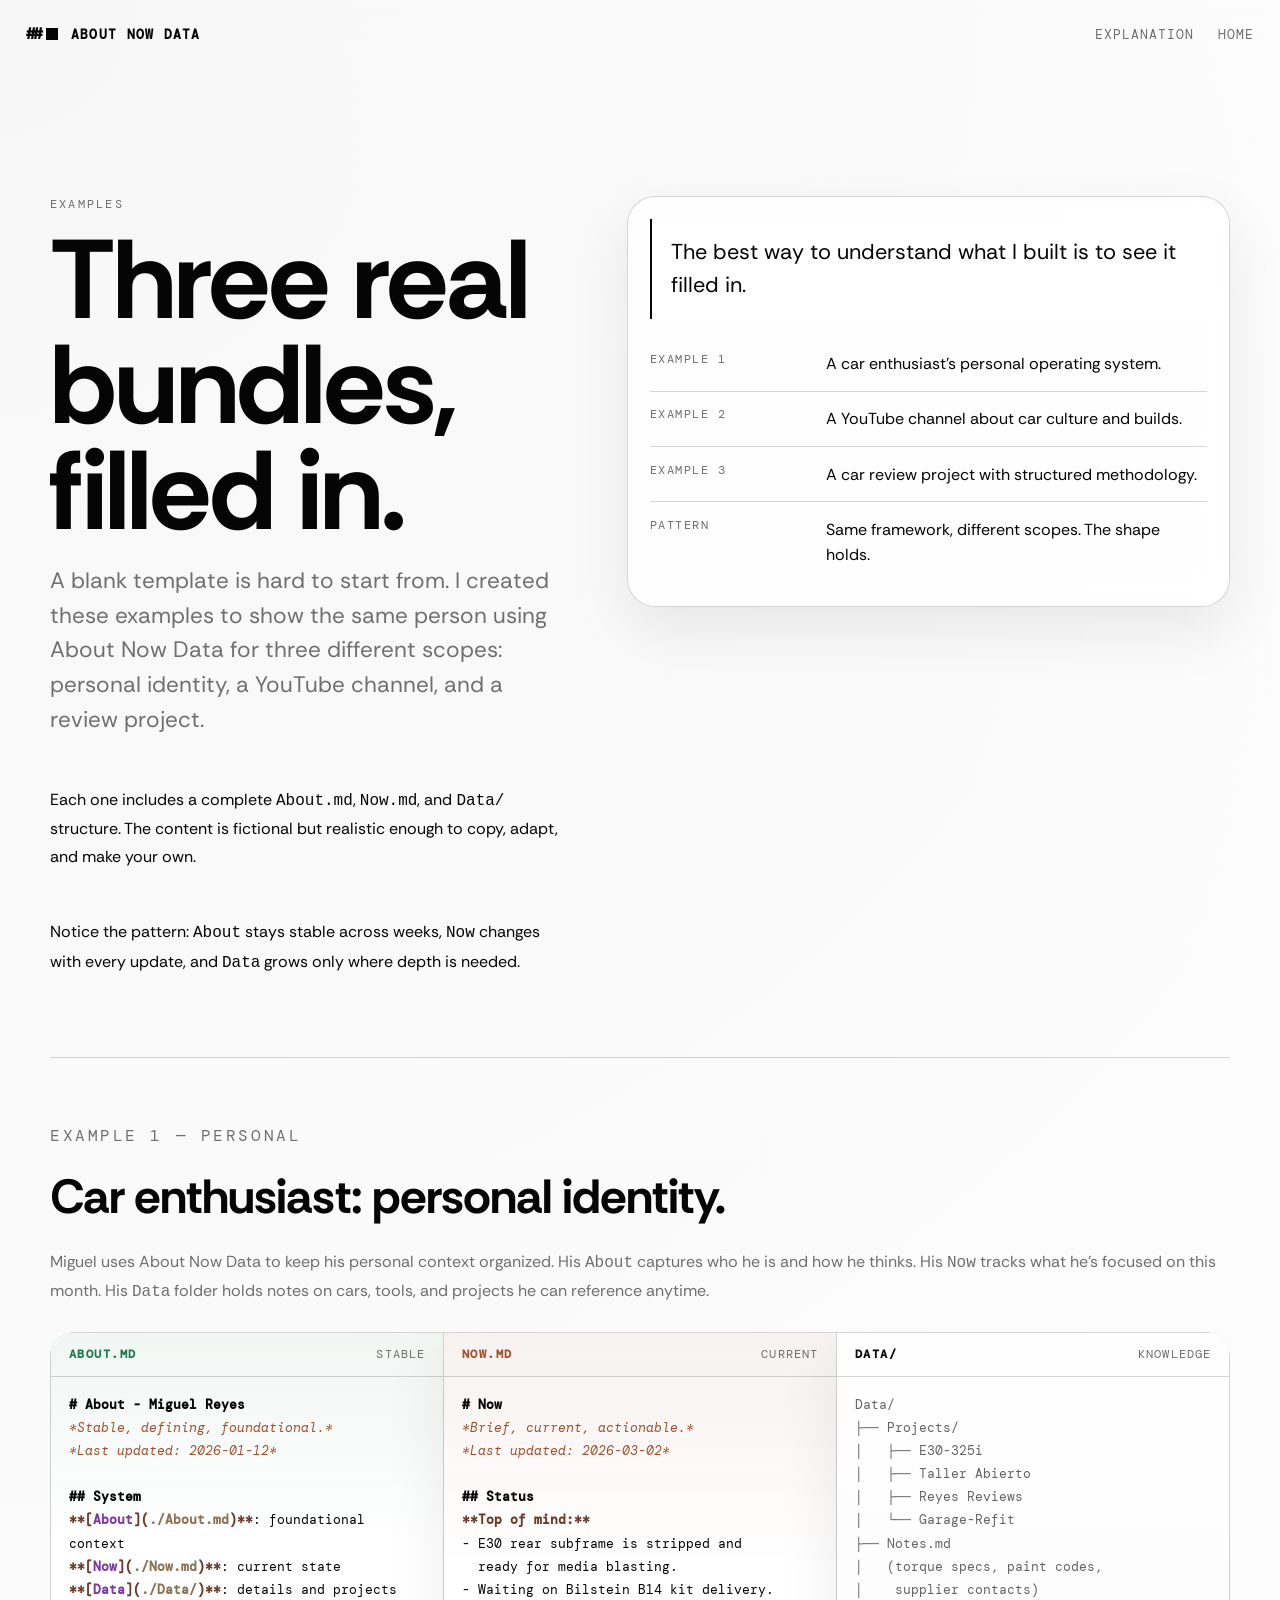
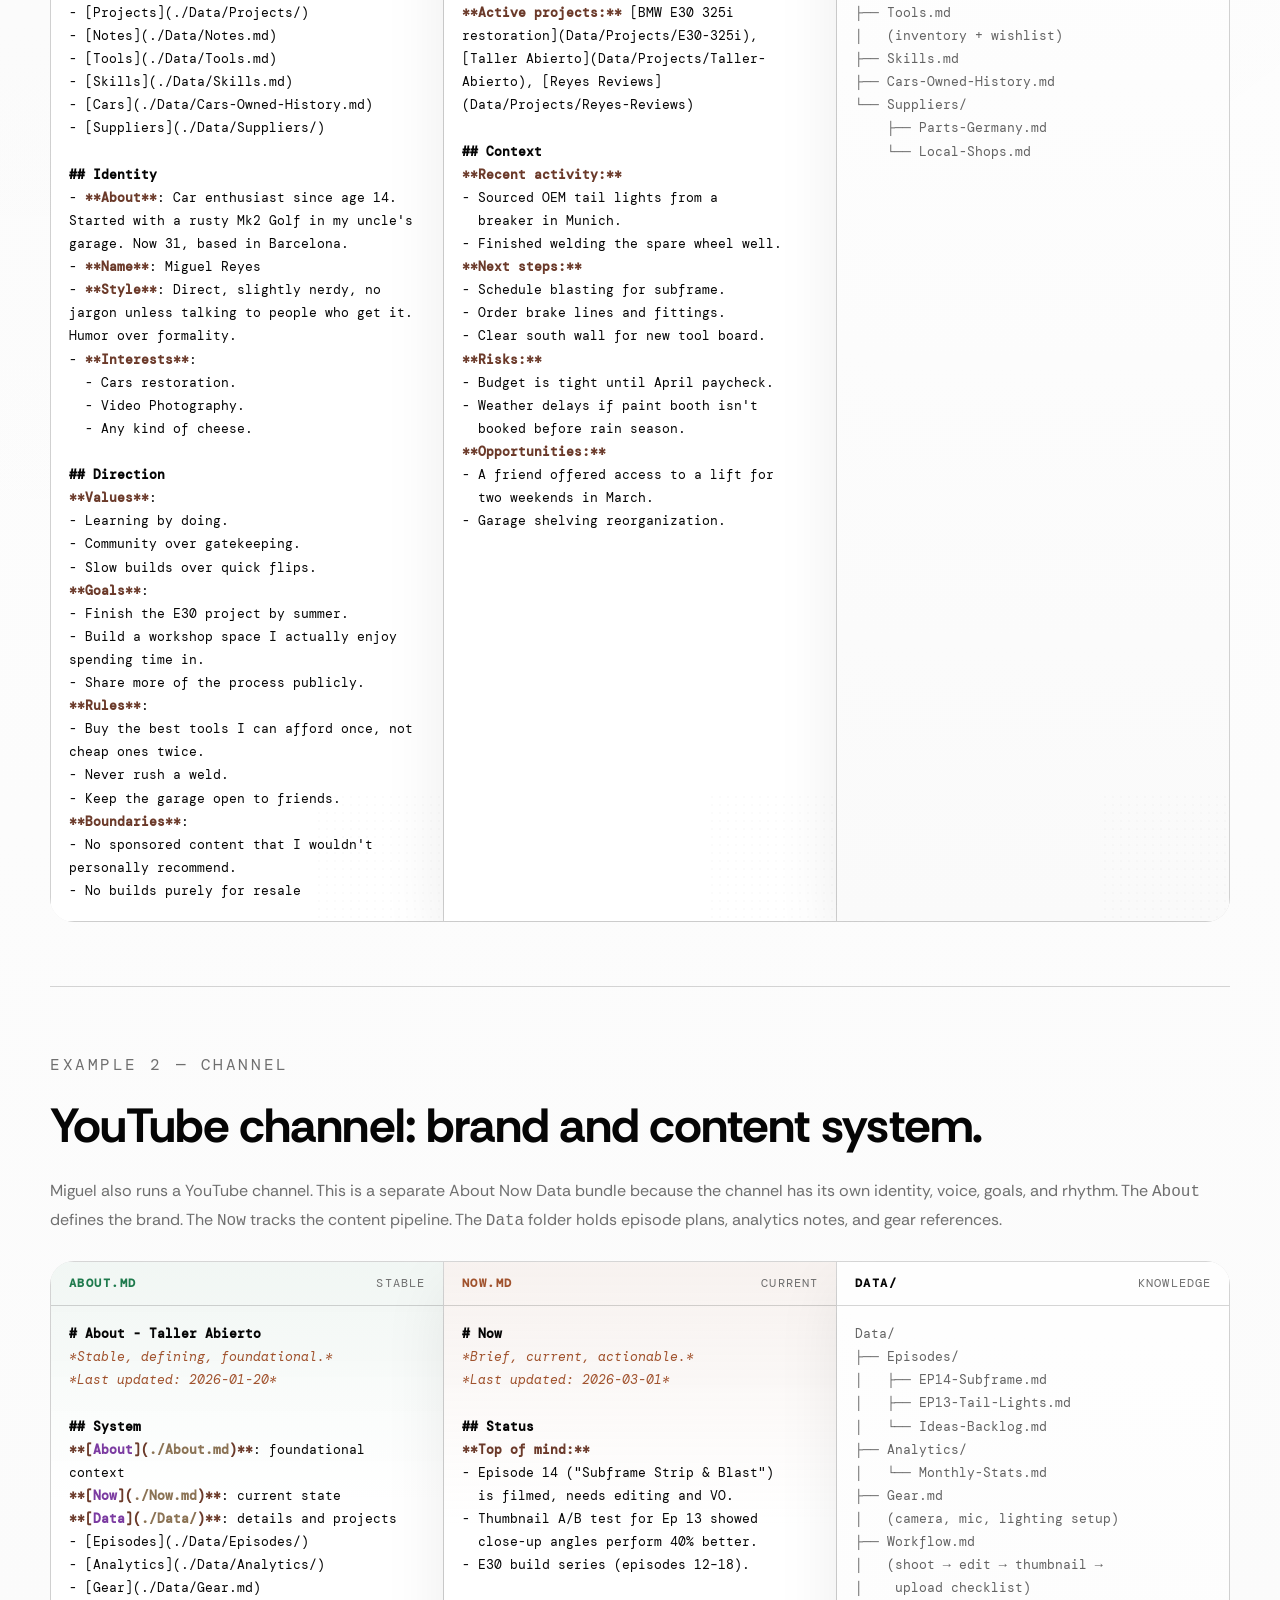
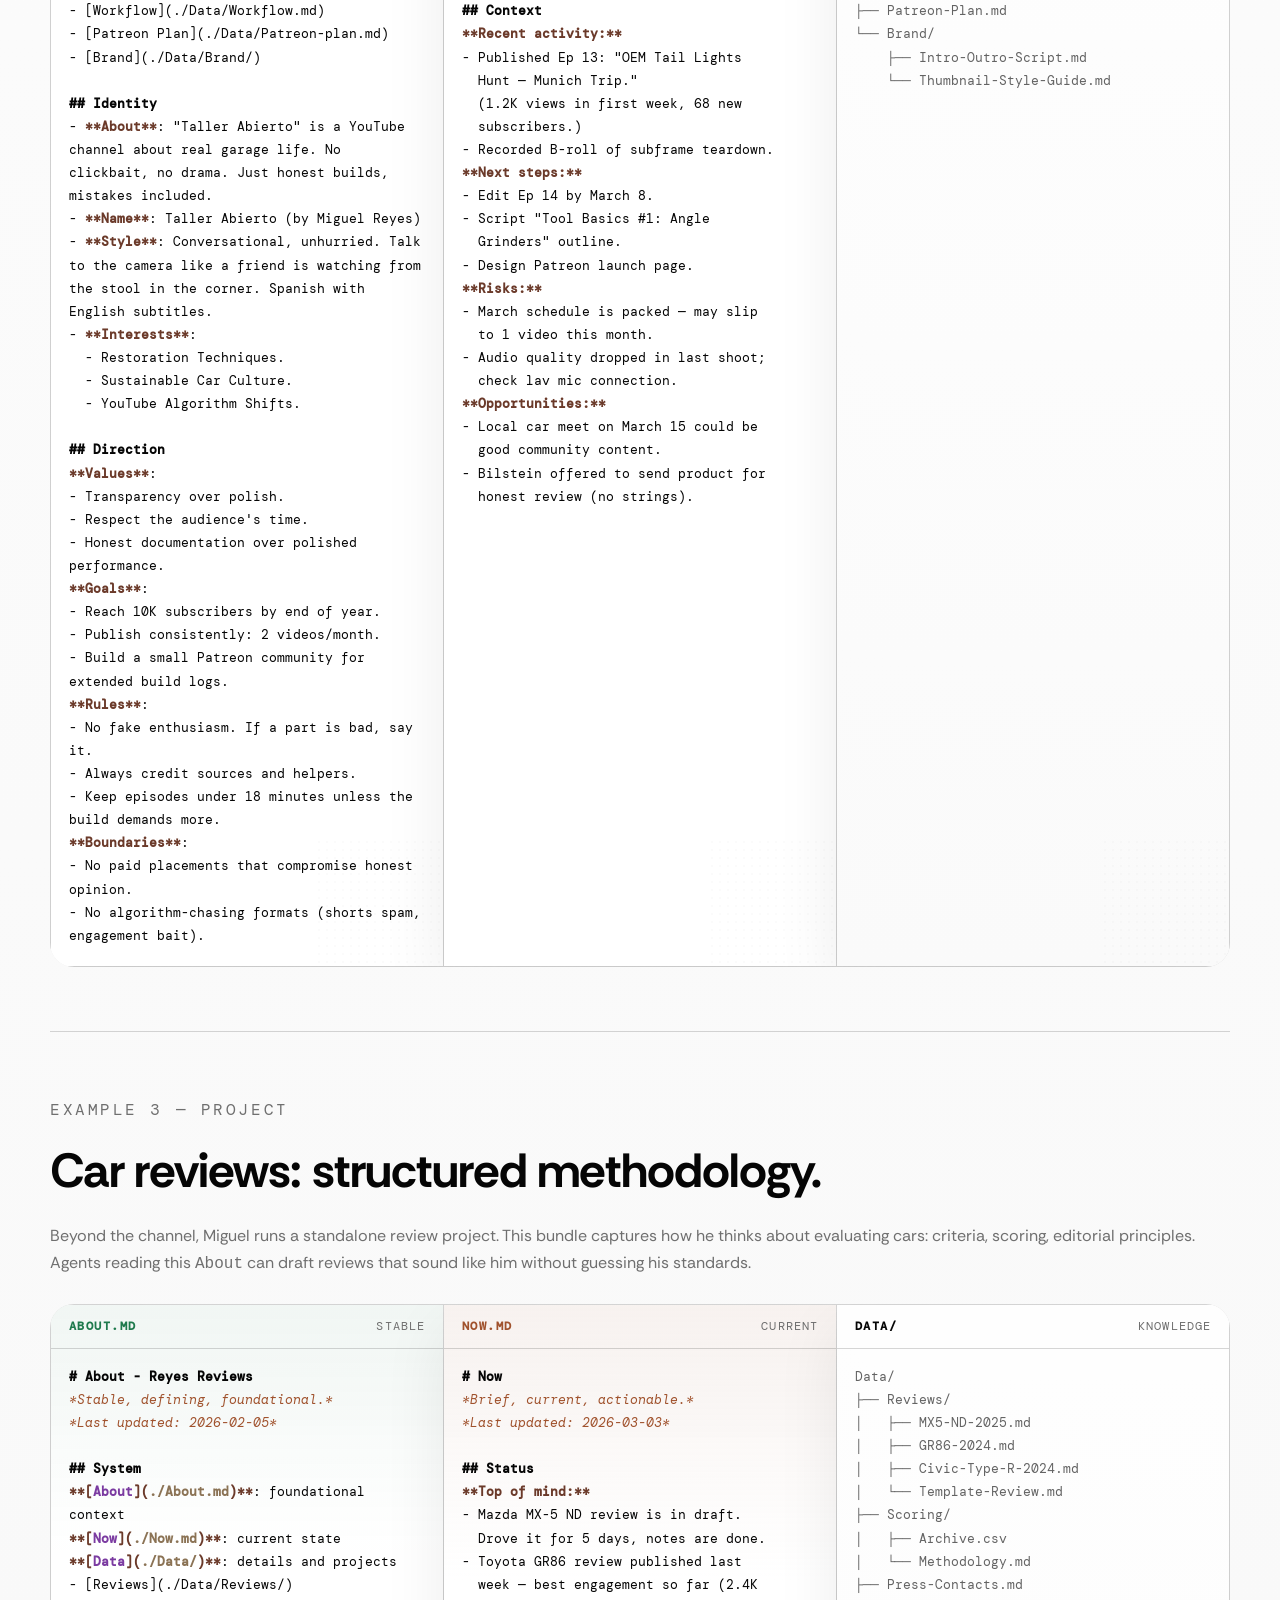
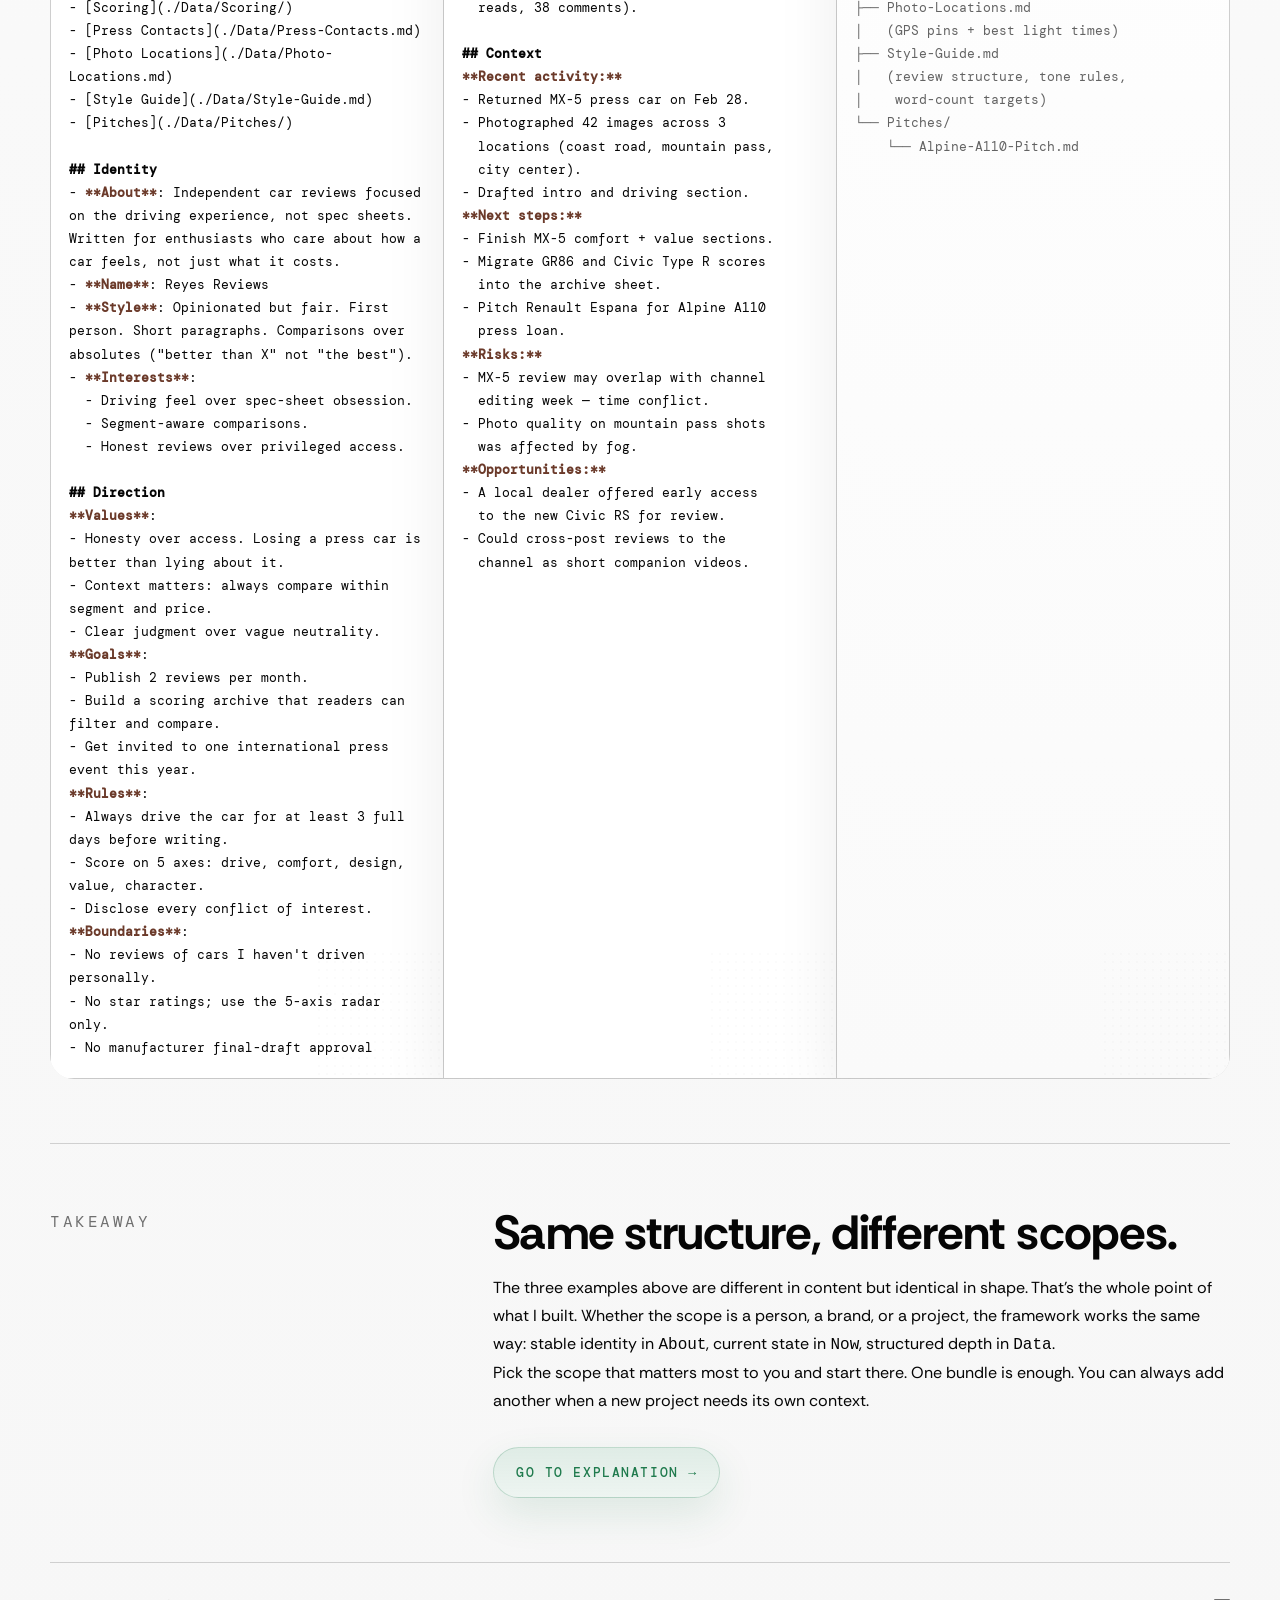
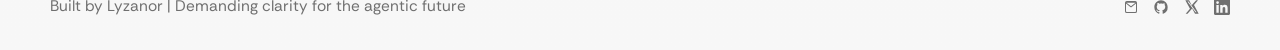
<file: examples.html>
<!DOCTYPE html>
<html lang="en">
  <head>
    <meta charset="UTF-8" />
    <meta name="viewport" content="width=device-width, initial-scale=1.0" />
    <title>Examples | About Now Data</title>
    <link rel="preconnect" href="https://fonts.googleapis.com" />
    <link rel="preconnect" href="https://fonts.gstatic.com" crossorigin />
    <link
      href="https://fonts.googleapis.com/css2?family=DM+Mono:wght@400;500&family=Rethink+Sans:wght@400;500;600;700&display=swap"
      rel="stylesheet"
    />
    <link
      rel="icon"
      href="data:image/svg+xml,%3Csvg xmlns='http://www.w3.org/2000/svg' viewBox='0 0 64 64'%3E%3Crect width='64' height='64' rx='16' fill='%23050505'/%3E%3Cg fill='%23ffffff'%3E%3Crect x='9' y='18' width='4' height='28' rx='1'/%3E%3Crect x='17' y='18' width='4' height='28' rx='1'/%3E%3Crect x='5' y='24' width='20' height='4' rx='1'/%3E%3Crect x='5' y='36' width='20' height='4' rx='1'/%3E%3Crect x='28' y='18' width='4' height='28' rx='1'/%3E%3Crect x='36' y='18' width='4' height='28' rx='1'/%3E%3Crect x='24' y='24' width='20' height='4' rx='1'/%3E%3Crect x='24' y='36' width='20' height='4' rx='1'/%3E%3Crect x='47' y='20' width='12' height='24' rx='1.5'/%3E%3C/g%3E%3C/svg%3E"
    />
    <link rel="stylesheet" href="shared.css" />
    <style>
      /* ── examples.html: page-specific styles ── */

      .example-block {
        display: grid;
        gap: 1.6rem;
      }

      .example-intro {
        display: grid;
        gap: 0.6rem;
      }

      .example-intro p {
        color: var(--muted);
        line-height: 1.7;
      }

      .file-grid {
        display: grid;
        grid-template-columns: repeat(3, minmax(0, 1fr));
        gap: 1px;
        padding: 1px;
        overflow: hidden;
        border-radius: calc(var(--radius) + 2px);
        background: rgba(5, 5, 5, 0.14);
      }

      .file-card {
        position: relative;
        display: grid;
        align-content: start;
        gap: 0;
        border: 0;
        border-radius: 0;
        background: linear-gradient(180deg, rgba(255, 255, 255, 0.98), var(--surface-soft));
        box-shadow: var(--shadow);
        overflow: hidden;
        transition: background-color 150ms var(--ease);
      }

      .file-card::before {
        content: "";
        position: absolute;
        right: -2rem;
        bottom: -2rem;
        width: 10rem;
        height: 10rem;
        background-image: radial-gradient(circle, rgba(5, 5, 5, 0.12) 0.8px, transparent 0.8px);
        background-size: 8px 8px;
        opacity: 0.14;
        pointer-events: none;
      }

      .file-card--about {
        border-color: rgba(31, 122, 77, 0.22);
        background:
          linear-gradient(180deg, rgba(31, 122, 77, 0.06), rgba(255, 255, 255, 0.96) 18%),
          rgba(255, 255, 255, 0.98);
      }

      .file-card--now {
        border-color: rgba(160, 82, 45, 0.18);
        background:
          linear-gradient(180deg, rgba(160, 82, 45, 0.07), rgba(255, 255, 255, 0.96) 20%),
          rgba(255, 255, 255, 0.98);
      }

      .file-card__header {
        display: flex;
        align-items: center;
        justify-content: space-between;
        gap: 1rem;
        padding: 0.85rem 1.1rem;
        border-bottom: 1px solid var(--line);
      }

      .file-card__name {
        font-family: var(--font-mono);
        font-size: 0.78rem;
        letter-spacing: 0.12em;
        text-transform: uppercase;
        font-weight: 600;
      }

      .file-card--about .file-card__name {
        color: var(--accent);
      }

      .file-card--now .file-card__name {
        color: #a0522d;
      }

      .file-card__tag {
        font-family: var(--font-mono);
        font-size: 0.72rem;
        letter-spacing: 0.1em;
        text-transform: uppercase;
        color: var(--muted);
      }

      .file-card__body {
        padding: 1rem 1.1rem 1.2rem;
      }

      .file-card pre {
        margin: 0;
        white-space: pre-wrap;
        word-break: break-word;
        font-family: var(--font-mono);
        font-size: 0.84rem;
        line-height: 1.72;
        color: var(--fg);
      }

      .file-card--data pre {
        color: rgba(5, 5, 5, 0.62);
      }

      .md-h {
        font-weight: 700;
        color: var(--fg);
      }

      .file-card__body b {
        font-weight: 700;
        color: #6b3a2a;
      }

      .md-em {
        font-style: italic;
        color: #a0522d;
      }

      .md-link {
        color: #7b3ba1;
      }

      .md-url {
        color: #8b7355;
      }

      .footer {
        display: flex;
        flex-wrap: nowrap;
        justify-content: space-between;
        align-items: center;
        gap: 1.25rem;
        padding: 2rem 0 0.5rem;
        border-top: 1px solid var(--line);
        color: var(--muted);
        font-family: var(--font-mono);
        font-size: 0.78rem;
        letter-spacing: 0.06em;
        text-transform: uppercase;
      }

      .file-card:hover {
        background: #ffffff;
      }

      .footer__social {
        display: flex;
        align-items: center;
        gap: 0.9rem;
      }

      .footer__social-link {
        display: inline-flex;
        align-items: center;
        justify-content: center;
      }

      .footer__icon {
        width: 1rem;
        height: 1rem;
      }

      .footer__credit {
        margin: 0;
        color: var(--muted);
        font-family: var(--font-sans);
        font-size: 0.96rem;
        letter-spacing: normal;
        line-height: 1.5;
        text-transform: none;
      }

      .examples-next {
        display: flex;
        justify-content: flex-start;
        padding-top: 0.8rem;
      }

      .examples-next__link {
        display: inline-flex;
        align-items: center;
        justify-content: center;
        gap: 0.7rem;
        padding: 1rem 1.35rem;
        border: 1px solid rgba(31, 122, 77, 0.22);
        border-radius: 999px;
        background:
          linear-gradient(180deg, rgba(31, 122, 77, 0.14), rgba(31, 122, 77, 0.08)),
          rgba(255, 255, 255, 0.98);
        color: var(--accent);
        box-shadow: 0 16px 40px rgba(31, 122, 77, 0.12);
        font-family: var(--font-mono);
        font-size: 0.82rem;
        font-weight: 500;
        letter-spacing: 0.12em;
        text-transform: uppercase;
        transition:
          transform 180ms ease,
          box-shadow 180ms ease,
          border-color 180ms ease,
          background 180ms ease;
      }

      .examples-next__link:hover,
      .examples-next__link:focus-visible {
        color: #ffffff;
        border-color: rgba(31, 122, 77, 0.34);
        background: linear-gradient(180deg, #1f7a4d, #17623d);
        box-shadow: 0 22px 46px rgba(31, 122, 77, 0.2);
        transform: translateY(-2px);
      }

      @media (max-width: 980px) {
        .hero,
        .section {
          grid-template-columns: 1fr;
        }

        .hero {
          min-height: auto;
        }

        .file-grid {
          grid-template-columns: 1fr;
        }
      }

      @media (max-width: 640px) {
        .page {
          width: min(calc(100% - 1.25rem), var(--content-width));
          padding-top: 5rem;
        }

        .nav {
          padding: 1rem 0.625rem;
        }

        .nav__brand,
        .nav__link {
          font-size: 0.78rem;
        }

        .nav__links {
          gap: 1rem;
        }

        .panel-grid__row {
          grid-template-columns: 1fr;
        }

        .footer {
          flex-wrap: wrap;
        }
      }
    </style>
  </head>
  <body>
    <nav class="nav" aria-label="Primary">
      <a class="nav__brand" href="index.html" aria-label="About Now Data">
        <span class="brand-mark" aria-hidden="true">
          <span class="brand-mark__hash">##</span>
          <span class="brand-mark__block"></span>
        </span>
        <span class="brand-text">About Now Data</span>
      </a>
      <div class="nav__links">
        <a class="nav__link" href="learn.html">Explanation</a>
        <a class="nav__link" href="index.html">Home</a>
      </div>
    </nav>

    <main class="page">
      <section class="hero" aria-labelledby="examples-title">
        <div>
          <p class="eyebrow">Examples</p>
          <h1 id="examples-title">Three real bundles, filled in.</h1>
          <p class="hero__lead">
            A blank template is hard to start from. I created these examples to show the same person using About Now Data for three
            different scopes: personal identity, a YouTube channel, and a review project.
          </p>
          <div class="hero__summary">
            <p>
              Each one includes a complete <code>About.md</code>, <code>Now.md</code>, and <code>Data/</code>
              structure. The content is fictional but realistic enough to copy, adapt, and make your own.
            </p>
            <p>
              Notice the pattern: <code>About</code> stays stable across weeks, <code>Now</code> changes with every update,
              and <code>Data</code> grows only where depth is needed.
            </p>
          </div>
        </div>

        <div class="hero__panel">
          <p class="quote">The best way to understand what I built is to see it filled in.</p>
          <dl class="panel-grid">
            <div class="panel-grid__row">
              <dt>Example 1</dt>
              <dd>A car enthusiast's personal operating system.</dd>
            </div>
            <div class="panel-grid__row">
              <dt>Example 2</dt>
              <dd>A YouTube channel about car culture and builds.</dd>
            </div>
            <div class="panel-grid__row">
              <dt>Example 3</dt>
              <dd>A car review project with structured methodology.</dd>
            </div>
            <div class="panel-grid__row">
              <dt>Pattern</dt>
              <dd>Same framework, different scopes. The shape holds.</dd>
            </div>
          </dl>
        </div>
      </section>

      <!-- ─── EXAMPLE 1: Car Enthusiast ─── -->

      <section class="section section--feature" aria-labelledby="example1-title">
        <p class="section__label">Example 1 &mdash; Personal</p>
        <div class="section__body section__body--wide">
          <div class="example-block">
            <div class="example-intro">
              <h2 id="example1-title">Car enthusiast: personal identity.</h2>
              <p>
                Miguel uses About Now Data to keep his personal context organized. His <code>About</code> captures who
                he is and how he thinks. His <code>Now</code> tracks what he's focused on this month. His
                <code>Data</code> folder holds notes on cars, tools, and projects he can reference anytime.
              </p>
            </div>

            <div class="file-grid">
              <article class="file-card file-card--about">
                <header class="file-card__header">
                  <span class="file-card__name">About.md</span>
                  <span class="file-card__tag">Stable</span>
                </header>
                <div class="file-card__body">
                  <pre># About - Miguel Reyes
*Stable, defining, foundational.*
*Last updated: 2026-01-12*

## System
**[About](./About.md)**: foundational context
**[Now](./Now.md)**: current state
**[Data](./Data/)**: details and projects
- [Projects](./Data/Projects/)
- [Notes](./Data/Notes.md)
- [Tools](./Data/Tools.md)
- [Skills](./Data/Skills.md)
- [Cars](./Data/Cars-Owned-History.md)
- [Suppliers](./Data/Suppliers/)

## Identity
- **About**: Car enthusiast since age 14. Started with a rusty Mk2 Golf in my uncle's garage. Now 31, based in Barcelona.
- **Name**: Miguel Reyes
- **Style**: Direct, slightly nerdy, no jargon unless talking to people who get it. Humor over formality.
- **Interests**:
  - Cars restoration.
  - Video Photography.
  - Any kind of cheese.

## Direction
**Values**:
- Learning by doing.
- Community over gatekeeping.
- Slow builds over quick flips.
**Goals**:
- Finish the E30 project by summer.
- Build a workshop space I actually enjoy spending time in.
- Share more of the process publicly.
**Rules**:
- Buy the best tools I can afford once, not cheap ones twice.
- Never rush a weld.
- Keep the garage open to friends.
**Boundaries**:
- No sponsored content that I wouldn't personally recommend.
- No builds purely for resale</pre>
                </div>
              </article>

              <article class="file-card file-card--now">
                <header class="file-card__header">
                  <span class="file-card__name">Now.md</span>
                  <span class="file-card__tag">Current</span>
                </header>
                <div class="file-card__body">
                  <pre># Now
*Brief, current, actionable.*
*Last updated: 2026-03-02*

## Status
**Top of mind:**
- E30 rear subframe is stripped and
  ready for media blasting.
- Waiting on Bilstein B14 kit delivery.
**Active projects:** [BMW E30 325i restoration](Data/Projects/E30-325i), [Taller Abierto](Data/Projects/Taller-Abierto), [Reyes Reviews](Data/Projects/Reyes-Reviews)

## Context
**Recent activity:**
- Sourced OEM tail lights from a
  breaker in Munich.
- Finished welding the spare wheel well.
**Next steps:**
- Schedule blasting for subframe.
- Order brake lines and fittings.
- Clear south wall for new tool board.
**Risks:**
- Budget is tight until April paycheck.
- Weather delays if paint booth isn't
  booked before rain season.
**Opportunities:**
- A friend offered access to a lift for
  two weekends in March.
- Garage shelving reorganization.</pre>
                </div>
              </article>

              <article class="file-card file-card--data">
                <header class="file-card__header">
                  <span class="file-card__name">Data/</span>
                  <span class="file-card__tag">Knowledge</span>
                </header>
                <div class="file-card__body">
                  <pre>Data/
├── Projects/
│   ├── E30-325i
│   ├── Taller Abierto
│   ├── Reyes Reviews
│   └── Garage-Refit
├── Notes.md
│   (torque specs, paint codes,
│    supplier contacts)
├── Tools.md
│   (inventory + wishlist)
├── Skills.md
├── Cars-Owned-History.md
└── Suppliers/
    ├── Parts-Germany.md
    └── Local-Shops.md</pre>
                </div>
              </article>
            </div>
          </div>
        </div>
      </section>

      <!-- ─── EXAMPLE 2: YouTube Channel ─── -->

      <section class="section section--feature" aria-labelledby="example2-title">
        <p class="section__label">Example 2 &mdash; Channel</p>
        <div class="section__body section__body--wide">
          <div class="example-block">
            <div class="example-intro">
              <h2 id="example2-title">YouTube channel: brand and content system.</h2>
              <p>
                Miguel also runs a YouTube channel. This is a separate About Now Data bundle because the channel has
                its own identity, voice, goals, and rhythm. The <code>About</code> defines the brand. The
                <code>Now</code> tracks the content pipeline. The <code>Data</code> folder holds episode plans,
                analytics notes, and gear references.
              </p>
            </div>

            <div class="file-grid">
              <article class="file-card file-card--about">
                <header class="file-card__header">
                  <span class="file-card__name">About.md</span>
                  <span class="file-card__tag">Stable</span>
                </header>
                <div class="file-card__body">
                  <pre># About - Taller Abierto
*Stable, defining, foundational.*
*Last updated: 2026-01-20*

## System
**[About](./About.md)**: foundational context
**[Now](./Now.md)**: current state
**[Data](./Data/)**: details and projects
- [Episodes](./Data/Episodes/)
- [Analytics](./Data/Analytics/)
- [Gear](./Data/Gear.md)
- [Workflow](./Data/Workflow.md)
- [Patreon Plan](./Data/Patreon-plan.md)
- [Brand](./Data/Brand/)

## Identity
- **About**: "Taller Abierto" is a YouTube channel about real garage life. No clickbait, no drama. Just honest builds, mistakes included.
- **Name**: Taller Abierto (by Miguel Reyes)
- **Style**: Conversational, unhurried. Talk to the camera like a friend is watching from the stool in the corner. Spanish with English subtitles.
- **Interests**:
  - Restoration Techniques.
  - Sustainable Car Culture.
  - YouTube Algorithm Shifts.

## Direction
**Values**:
- Transparency over polish.
- Respect the audience's time.
- Honest documentation over polished performance.
**Goals**:
- Reach 10K subscribers by end of year.
- Publish consistently: 2 videos/month.
- Build a small Patreon community for extended build logs.
**Rules**:
- No fake enthusiasm. If a part is bad, say it.
- Always credit sources and helpers.
- Keep episodes under 18 minutes unless the build demands more.
**Boundaries**:
- No paid placements that compromise honest opinion.
- No algorithm-chasing formats (shorts spam, engagement bait).</pre>
                </div>
              </article>

              <article class="file-card file-card--now">
                <header class="file-card__header">
                  <span class="file-card__name">Now.md</span>
                  <span class="file-card__tag">Current</span>
                </header>
                <div class="file-card__body">
                  <pre># Now
*Brief, current, actionable.*
*Last updated: 2026-03-01*

## Status
**Top of mind:**
- Episode 14 ("Subframe Strip &amp; Blast")
  is filmed, needs editing and VO.
- Thumbnail A/B test for Ep 13 showed
  close-up angles perform 40% better.
- E30 build series (episodes 12–18).

## Context
**Recent activity:**
- Published Ep 13: "OEM Tail Lights
  Hunt — Munich Trip."
  (1.2K views in first week, 68 new
  subscribers.)
- Recorded B-roll of subframe teardown.
**Next steps:**
- Edit Ep 14 by March 8.
- Script "Tool Basics #1: Angle
  Grinders" outline.
- Design Patreon launch page.
**Risks:**
- March schedule is packed — may slip
  to 1 video this month.
- Audio quality dropped in last shoot;
  check lav mic connection.
**Opportunities:**
- Local car meet on March 15 could be
  good community content.
- Bilstein offered to send product for
  honest review (no strings).</pre>
                </div>
              </article>

              <article class="file-card file-card--data">
                <header class="file-card__header">
                  <span class="file-card__name">Data/</span>
                  <span class="file-card__tag">Knowledge</span>
                </header>
                <div class="file-card__body">
                  <pre>Data/
├── Episodes/
│   ├── EP14-Subframe.md
│   ├── EP13-Tail-Lights.md
│   └── Ideas-Backlog.md
├── Analytics/
│   └── Monthly-Stats.md
├── Gear.md
│   (camera, mic, lighting setup)
├── Workflow.md
│   (shoot → edit → thumbnail →
│    upload checklist)
├── Patreon-Plan.md
└── Brand/
    ├── Intro-Outro-Script.md
    └── Thumbnail-Style-Guide.md</pre>
                </div>
              </article>
            </div>
          </div>
        </div>
      </section>

      <!-- ─── EXAMPLE 3: Car Reviews ─── -->

      <section class="section section--feature" aria-labelledby="example3-title">
        <p class="section__label">Example 3 &mdash; Project</p>
        <div class="section__body section__body--wide">
          <div class="example-block">
            <div class="example-intro">
              <h2 id="example3-title">Car reviews: structured methodology.</h2>
              <p>
                Beyond the channel, Miguel runs a standalone review project. This bundle captures how he thinks about
                evaluating cars: criteria, scoring, editorial principles. Agents reading this <code>About</code>
                can draft reviews that sound like him without guessing his standards.
              </p>
            </div>

            <div class="file-grid">
              <article class="file-card file-card--about">
                <header class="file-card__header">
                  <span class="file-card__name">About.md</span>
                  <span class="file-card__tag">Stable</span>
                </header>
                <div class="file-card__body">
                  <pre># About - Reyes Reviews
*Stable, defining, foundational.*
*Last updated: 2026-02-05*

## System
**[About](./About.md)**: foundational context
**[Now](./Now.md)**: current state
**[Data](./Data/)**: details and projects
- [Reviews](./Data/Reviews/)
- [Scoring](./Data/Scoring/)
- [Press Contacts](./Data/Press-Contacts.md)
- [Photo Locations](./Data/Photo-Locations.md)
- [Style Guide](./Data/Style-Guide.md)
- [Pitches](./Data/Pitches/)

## Identity
- **About**: Independent car reviews focused on the driving experience, not spec sheets. Written for enthusiasts who care about how a car feels, not just what it costs.
- **Name**: Reyes Reviews
- **Style**: Opinionated but fair. First person. Short paragraphs. Comparisons over absolutes ("better than X" not "the best").
- **Interests**:
  - Driving feel over spec-sheet obsession.
  - Segment-aware comparisons.
  - Honest reviews over privileged access.

## Direction
**Values**:
- Honesty over access. Losing a press car is better than lying about it.
- Context matters: always compare within segment and price.
- Clear judgment over vague neutrality.
**Goals**:
- Publish 2 reviews per month.
- Build a scoring archive that readers can filter and compare.
- Get invited to one international press event this year.
**Rules**:
- Always drive the car for at least 3 full days before writing.
- Score on 5 axes: drive, comfort, design, value, character.
- Disclose every conflict of interest.
**Boundaries**:
- No reviews of cars I haven't driven personally.
- No star ratings; use the 5-axis radar only.
- No manufacturer final-draft approval</pre>
                </div>
              </article>

              <article class="file-card file-card--now">
                <header class="file-card__header">
                  <span class="file-card__name">Now.md</span>
                  <span class="file-card__tag">Current</span>
                </header>
                <div class="file-card__body">
                  <pre># Now
*Brief, current, actionable.*
*Last updated: 2026-03-03*

## Status
**Top of mind:**
- Mazda MX-5 ND review is in draft.
  Drove it for 5 days, notes are done.
- Toyota GR86 review published last
  week — best engagement so far (2.4K
  reads, 38 comments).

## Context
**Recent activity:**
- Returned MX-5 press car on Feb 28.
- Photographed 42 images across 3
  locations (coast road, mountain pass,
  city center).
- Drafted intro and driving section.
**Next steps:**
- Finish MX-5 comfort + value sections.
- Migrate GR86 and Civic Type R scores
  into the archive sheet.
- Pitch Renault Espana for Alpine A110
  press loan.
**Risks:**
- MX-5 review may overlap with channel
  editing week — time conflict.
- Photo quality on mountain pass shots
  was affected by fog.
**Opportunities:**
- A local dealer offered early access
  to the new Civic RS for review.
- Could cross-post reviews to the
  channel as short companion videos.</pre>
                </div>
              </article>

              <article class="file-card file-card--data">
                <header class="file-card__header">
                  <span class="file-card__name">Data/</span>
                  <span class="file-card__tag">Knowledge</span>
                </header>
                <div class="file-card__body">
                  <pre>Data/
├── Reviews/
│   ├── MX5-ND-2025.md
│   ├── GR86-2024.md
│   ├── Civic-Type-R-2024.md
│   └── Template-Review.md
├── Scoring/
│   ├── Archive.csv
│   └── Methodology.md
├── Press-Contacts.md
├── Photo-Locations.md
│   (GPS pins + best light times)
├── Style-Guide.md
│   (review structure, tone rules,
│    word-count targets)
└── Pitches/
    └── Alpine-A110-Pitch.md</pre>
                </div>
              </article>
            </div>
          </div>
        </div>
      </section>

      <!-- ─── Closing ─── -->

      <section class="section" aria-labelledby="takeaway-title">
        <p class="section__label">Takeaway</p>
        <div class="section__body">
          <h2 id="takeaway-title">Same structure, different scopes.</h2>
          <p>
            The three examples above are different in content but identical in shape. That's the whole point of what I built. Whether the
            scope is a person, a brand, or a project, the framework works the same way: stable identity in
            <code>About</code>, current state in <code>Now</code>, structured depth in <code>Data</code>.
          </p>
          <p>
            Pick the scope that matters most to you and start there. One bundle is enough. You can always add another
            when a new project needs its own context.
          </p>
          <div class="examples-next">
            <a class="examples-next__link" href="learn.html">Go to Explanation →</a>
          </div>
        </div>
      </section>

      <footer class="footer">
        <p class="footer__credit">Built by Lyzanor | Demanding clarity for the agentic future</p>
        <div class="footer__social" aria-label="Links">
          <a class="footer__social-link" href="mailto:lyzanor@gmail.com" aria-label="Email">
            <svg class="footer__icon" viewBox="0 0 24 24" aria-hidden="true">
              <path
                fill="currentColor"
                d="M3 5.75A2.75 2.75 0 0 1 5.75 3h12.5A2.75 2.75 0 0 1 21 5.75v12.5A2.75 2.75 0 0 1 18.25 21H5.75A2.75 2.75 0 0 1 3 18.25V5.75Zm2.2-.25 6.8 5.44 6.8-5.44H5.2Zm14.3 1.28-6.87 5.49a1 1 0 0 1-1.25 0L4.5 6.78v11.47c0 .69.56 1.25 1.25 1.25h12.5c.69 0 1.25-.56 1.25-1.25V6.78Z"
              />
            </svg>
          </a>
          <a class="footer__social-link" href="https://github.com/Lyzanor/aboutnowdata" target="_blank" rel="noreferrer" aria-label="GitHub">
            <svg class="footer__icon" viewBox="0 0 24 24" aria-hidden="true">
              <path
                fill="currentColor"
                d="M12 2C6.48 2 2 6.59 2 12.25c0 4.52 2.87 8.35 6.84 9.7.5.1.66-.22.66-.49 0-.24-.01-1.04-.01-1.89-2.78.62-3.37-1.21-3.37-1.21-.45-1.2-1.11-1.51-1.11-1.51-.91-.64.07-.63.07-.63 1 .07 1.53 1.06 1.53 1.06.9 1.57 2.36 1.12 2.94.86.09-.67.35-1.12.63-1.38-2.22-.26-4.56-1.15-4.56-5.1 0-1.13.39-2.05 1.03-2.77-.1-.26-.45-1.31.1-2.74 0 0 .84-.28 2.75 1.06A9.3 9.3 0 0 1 12 6.93c.85 0 1.71.12 2.51.35 1.91-1.34 2.75-1.06 2.75-1.06.55 1.43.2 2.48.1 2.74.64.72 1.03 1.64 1.03 2.77 0 3.96-2.34 4.83-4.57 5.09.36.32.69.95.69 1.92 0 1.38-.01 2.5-.01 2.84 0 .27.17.59.67.49A10.25 10.25 0 0 0 22 12.25C22 6.59 17.52 2 12 2Z"
              />
            </svg>
          </a>
          <a class="footer__social-link" href="https://x.com/lyzanor" target="_blank" rel="noreferrer" aria-label="X">
            <svg class="footer__icon" viewBox="0 0 24 24" aria-hidden="true">
              <path
                fill="currentColor"
                d="M18.244 2H21l-6.02 6.88L22 22h-5.48l-4.3-7.91L5.3 22H2.54l6.44-7.37L2 2h5.62l3.89 7.26L18.244 2Zm-.97 18h1.53L6.8 3.9H5.16L17.274 20Z"
              />
            </svg>
          </a>
          <a class="footer__social-link" href="https://www.linkedin.com/in/lyzanor/" target="_blank" rel="noreferrer" aria-label="LinkedIn">
            <svg class="footer__icon" viewBox="0 0 24 24" aria-hidden="true">
              <path
                fill="currentColor"
                d="M20.447 20.452h-3.554v-5.569c0-1.328-.027-3.037-1.852-3.037-1.853 0-2.136 1.445-2.136 2.939v5.667H9.351V9h3.414v1.561h.046c.477-.9 1.637-1.85 3.37-1.85 3.601 0 4.267 2.37 4.267 5.455v6.286zM5.337 7.433a2.062 2.062 0 0 1-2.063-2.065 2.064 2.064 0 1 1 2.063 2.065zm1.782 13.019H3.555V9h3.564v11.452zM22.225 0H1.771C.792 0 0 .774 0 1.729v20.542C0 23.227.792 24 1.771 24h20.451C23.2 24 24 23.227 24 22.271V1.729C24 .774 23.2 0 22.222 0h.003z"
              />
            </svg>
          </a>
        </div>
      </footer>
    </main>

    <script>
      function highlightMarkdown(text) {
        let html = text
          .replace(/&/g, "&amp;")
          .replace(/</g, "&lt;")
          .replace(/>/g, "&gt;");

        html = html.replace(/^(#{1,6}\s.*)$/gm, '<span class="md-h">$1</span>');
        html = html.replace(
          /\*\*\[([^\]]+)\]\(([^)]+)\)\*\*/g,
          '<b>**[<span class="md-link">$1</span>](<span class="md-url">$2</span>)**</b>'
        );
        html = html.replace(/\*\*([^*]+?)\*\*/g, "<b>**$1**</b>");
        html = html.replace(/(?<!\*)\*([^*\n]+?)\*(?!\*)/g, '<em class="md-em">*$1*</em>');

        return html;
      }

      document.querySelectorAll(".file-card pre").forEach((block) => {
        block.innerHTML = highlightMarkdown(block.textContent);
      });
    </script>
  </body>
</html>
</file>
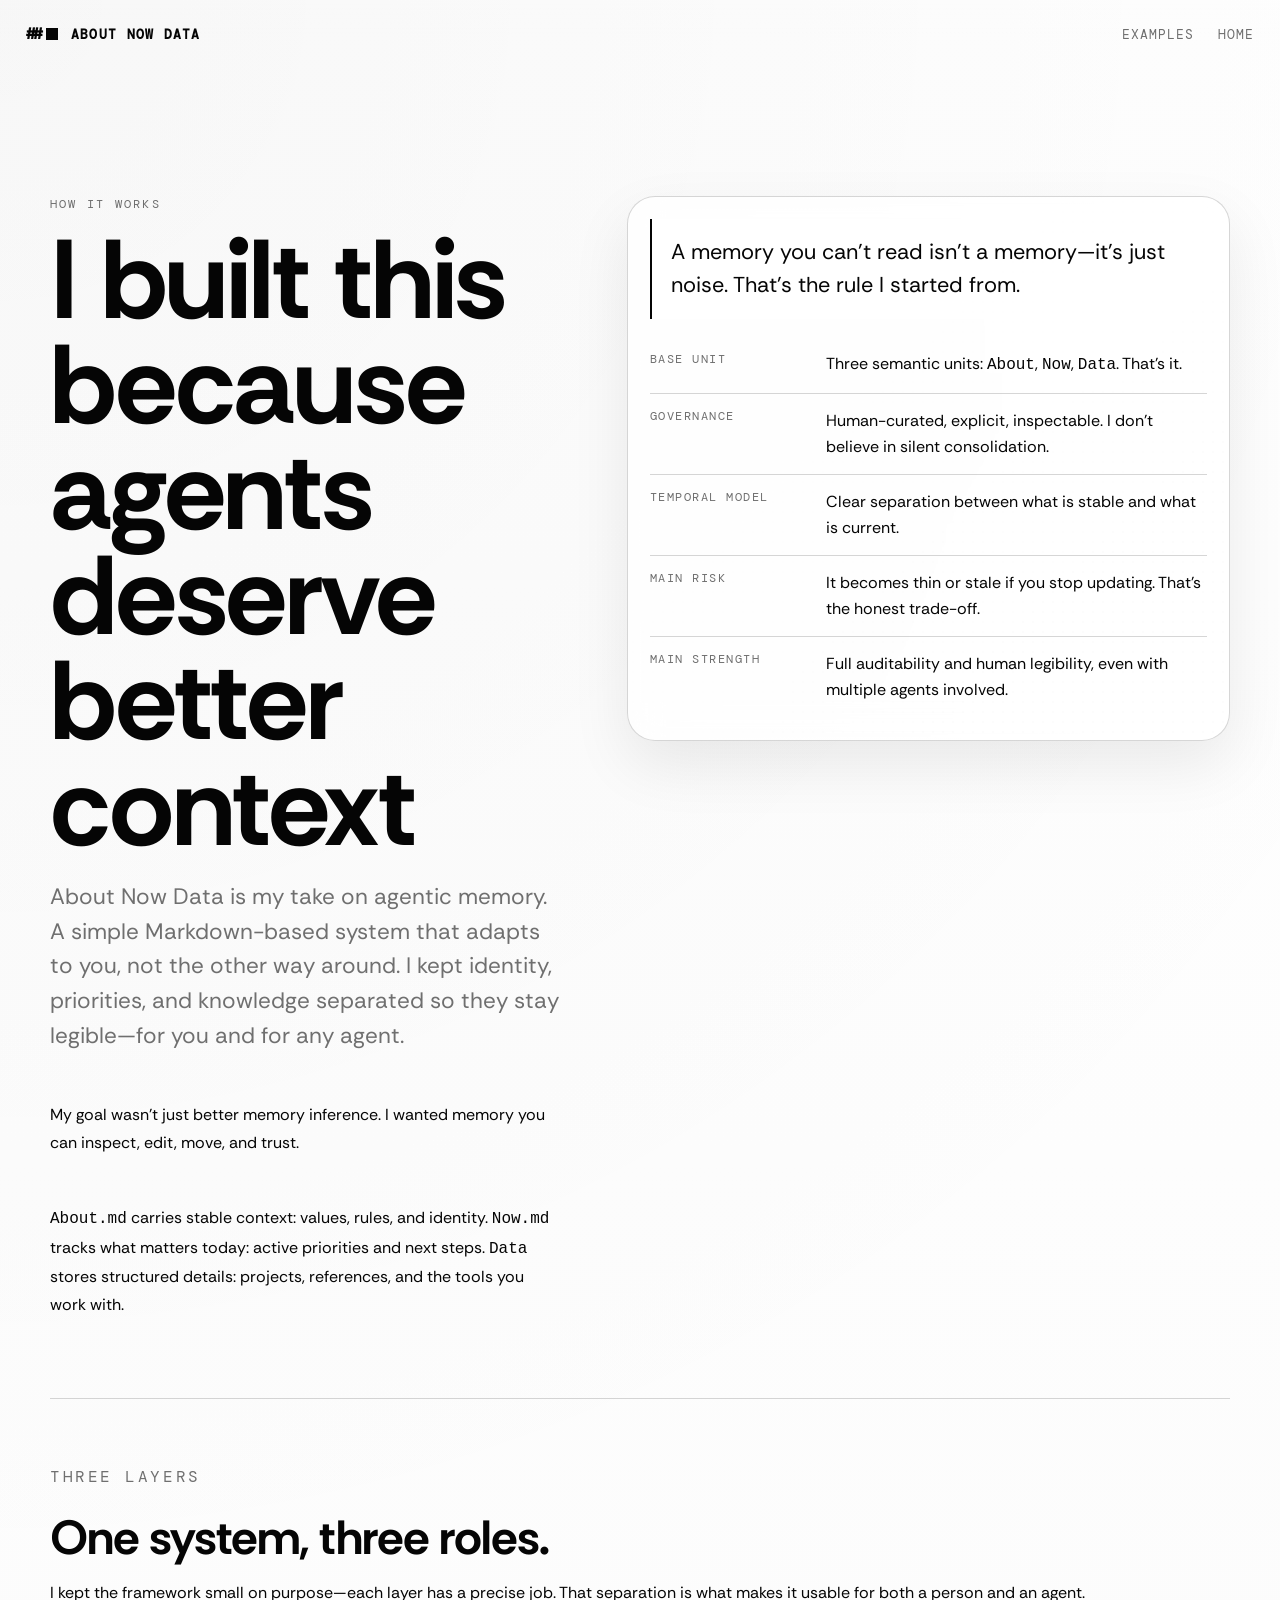
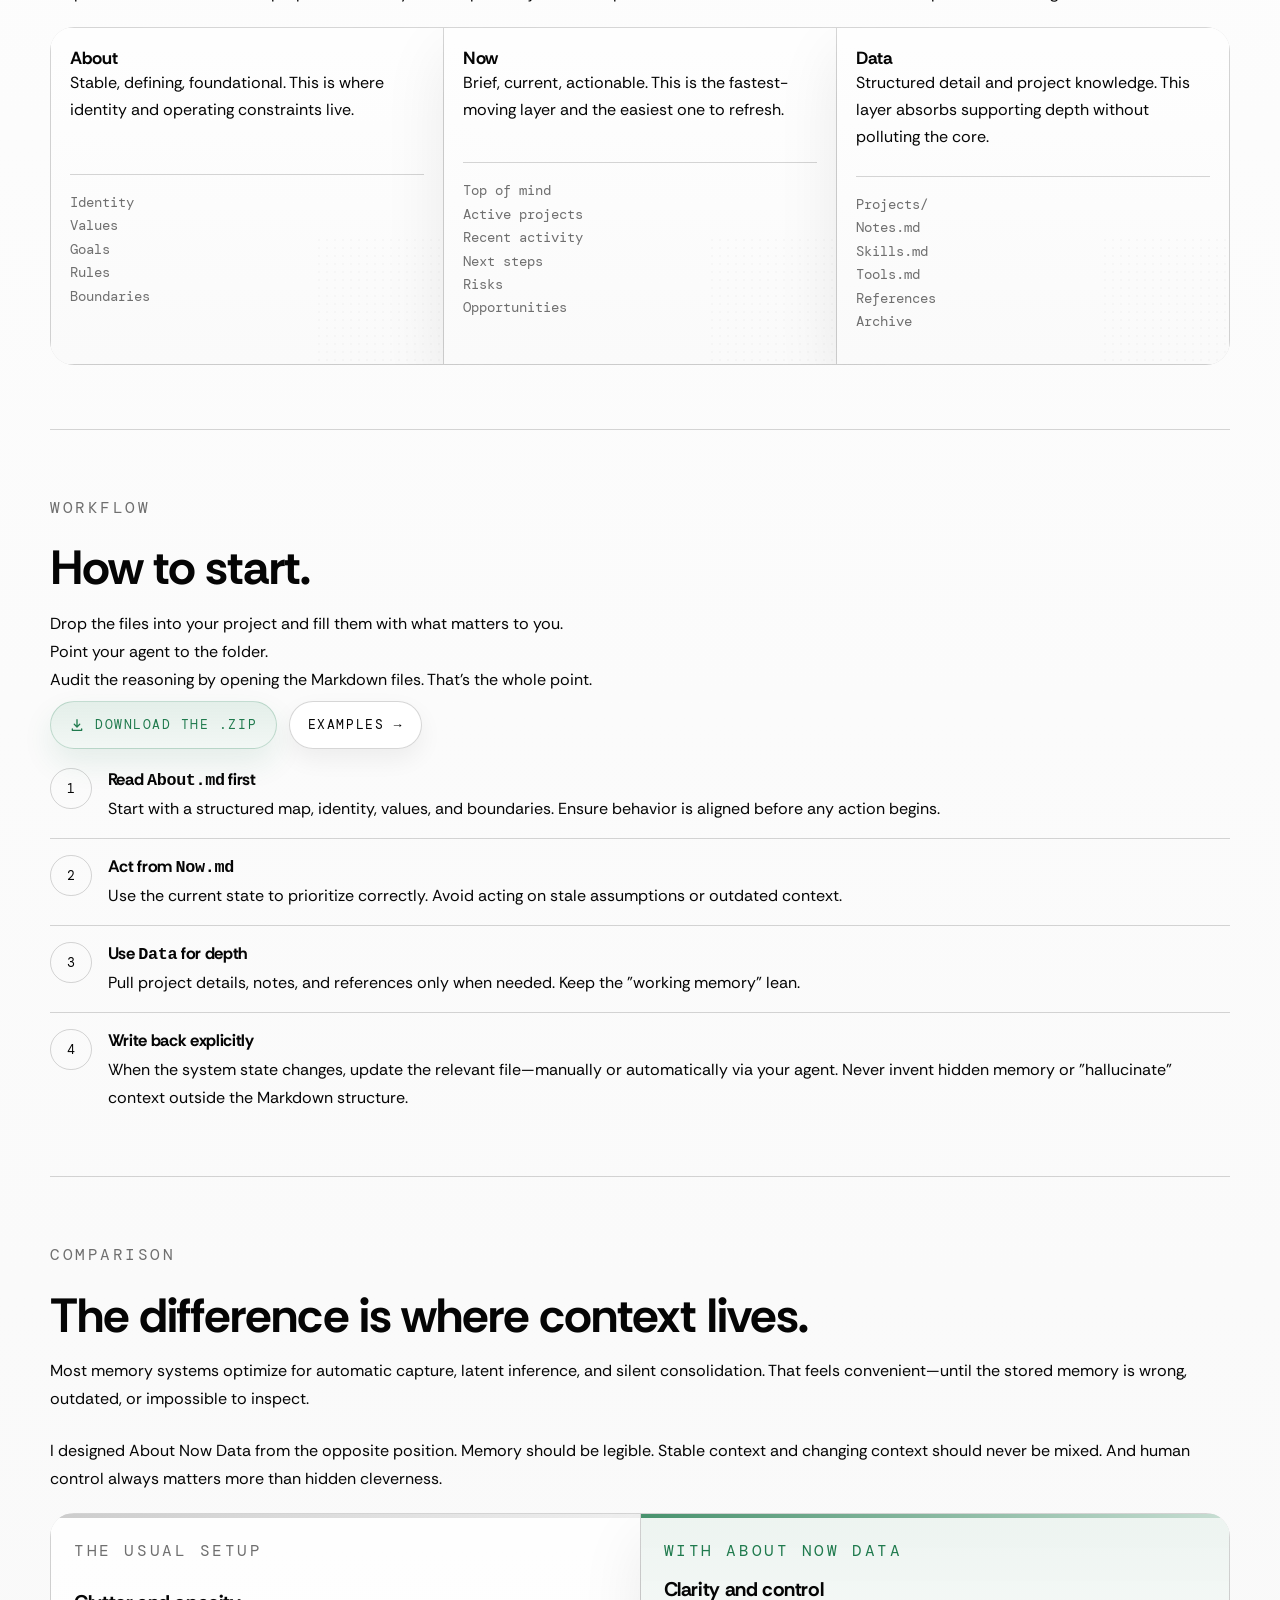
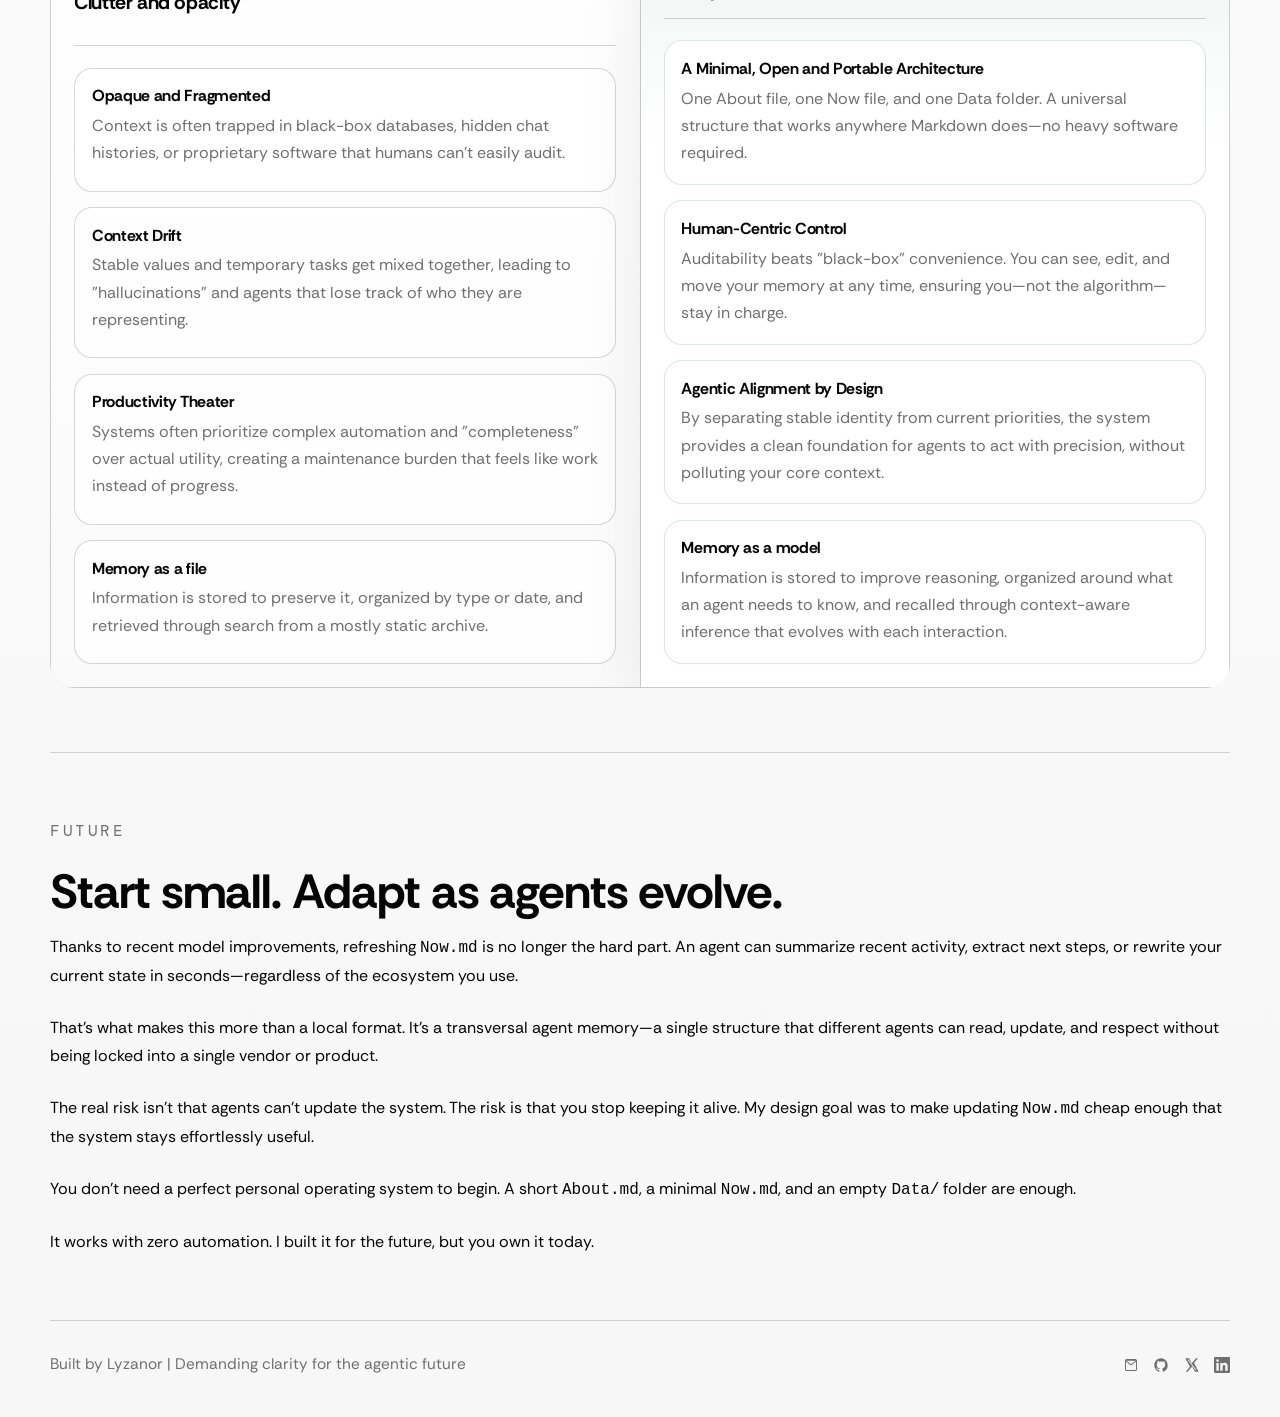
<file: learn.html>
<!DOCTYPE html>
<html lang="en">
  <head>
    <meta charset="UTF-8" />
    <meta name="viewport" content="width=device-width, initial-scale=1.0" />
    <title>Explanation | About Now Data</title>
    <link rel="preconnect" href="https://fonts.googleapis.com" />
    <link rel="preconnect" href="https://fonts.gstatic.com" crossorigin />
    <link
      href="https://fonts.googleapis.com/css2?family=DM+Mono:wght@400;500&family=Rethink+Sans:wght@400;500;600;700&display=swap"
      rel="stylesheet"
    />
    <link
      rel="icon"
      href="data:image/svg+xml,%3Csvg xmlns='http://www.w3.org/2000/svg' viewBox='0 0 64 64'%3E%3Crect width='64' height='64' rx='16' fill='%23050505'/%3E%3Cg fill='%23ffffff'%3E%3Crect x='9' y='18' width='4' height='28' rx='1'/%3E%3Crect x='17' y='18' width='4' height='28' rx='1'/%3E%3Crect x='5' y='24' width='20' height='4' rx='1'/%3E%3Crect x='5' y='36' width='20' height='4' rx='1'/%3E%3Crect x='28' y='18' width='4' height='28' rx='1'/%3E%3Crect x='36' y='18' width='4' height='28' rx='1'/%3E%3Crect x='24' y='24' width='20' height='4' rx='1'/%3E%3Crect x='24' y='36' width='20' height='4' rx='1'/%3E%3Crect x='47' y='20' width='12' height='24' rx='1.5'/%3E%3C/g%3E%3C/svg%3E"
    />
    <link rel="stylesheet" href="shared.css" />
    <style>
      /* ── learn.html: hero panel dot pattern ── */

      .hero__panel {
        position: relative;
        overflow: hidden;
      }

      .hero__panel::before {
        content: "";
        position: absolute;
        inset: 0;
        background-image: radial-gradient(circle, rgba(5, 5, 5, 0.1) 0.8px, transparent 0.8px);
        background-size: 10px 10px;
        opacity: 0.12;
        mask-image: linear-gradient(135deg, transparent 20%, black 85%);
        pointer-events: none;
      }

      /* ── Three Layers grid ── */

      .layer-grid {
        display: grid;
        grid-template-columns: repeat(3, minmax(0, 1fr));
        gap: 1px;
        padding: 1px;
        overflow: hidden;
        border-radius: calc(var(--radius) + 2px);
        background: rgba(5, 5, 5, 0.14);
      }

      .layer-card {
        position: relative;
        overflow: hidden;
        display: grid;
        gap: 1rem;
        min-height: 21rem;
        padding: 1.2rem 1.2rem 1.3rem;
        border: 0;
        border-radius: 0;
        background: linear-gradient(180deg, rgba(255, 255, 255, 0.98), var(--surface-soft));
        box-shadow: var(--shadow);
        transition: background-color 150ms var(--ease);
      }

      .layer-card::before,
      .skill-card::before {
        content: "";
        position: absolute;
        right: -2rem;
        bottom: -2rem;
        width: 10rem;
        height: 10rem;
        background-image: radial-gradient(circle, rgba(5, 5, 5, 0.12) 0.8px, transparent 0.8px);
        background-size: 8px 8px;
        opacity: 0.16;
        pointer-events: none;
      }

      .layer-card h3 {
        margin: 0;
        font-family: var(--font-display);
        font-size: 1.1rem;
        letter-spacing: -0.02em;
      }

      .layer-card p {
        margin: 0;
        line-height: 1.7;
      }

      .layer-card pre {
        margin: 0;
        padding-top: 1rem;
        border-top: 1px solid var(--line);
        color: var(--muted);
        white-space: pre-wrap;
        word-break: break-word;
        font-family: var(--font-mono);
        font-size: 0.86rem;
        line-height: 1.7;
      }

      .principle {
        padding: 1.2rem 1.25rem;
        border: 1px solid var(--line);
        border-radius: var(--radius);
        background: rgba(255, 255, 255, 0.68);
      }

      .principle strong {
        display: block;
        margin-bottom: 0.4rem;
        font-family: var(--font-mono);
        font-size: 0.78rem;
        letter-spacing: 0.14em;
        text-transform: uppercase;
      }

      .steps {
        display: grid;
        gap: 0.9rem;
      }

      .step {
        display: grid;
        grid-template-columns: 2.6rem 1fr;
        gap: 1rem;
        align-items: start;
        padding: 1rem 0 0;
        border-top: 1px solid var(--line);
      }

      .step:first-child {
        padding-top: 0;
        border-top: 0;
      }

      .step__index {
        display: grid;
        place-items: center;
        width: 2.6rem;
        height: 2.6rem;
        border: 1px solid var(--line);
        border-radius: 999px;
        font-family: var(--font-mono);
        font-size: 0.82rem;
      }

      .step h3 {
        margin: 0 0 0.35rem;
        font-family: var(--font-display);
        font-size: 1.05rem;
        letter-spacing: -0.02em;
      }

      .callout {
        padding: 1.2rem 1.25rem;
        border: 1px solid var(--line-strong);
        border-radius: var(--radius);
        background: rgba(255, 255, 255, 0.62);
      }

      .callout p {
        margin: 0;
      }

      .skill-block {
        display: grid;
        gap: 1.4rem;
      }

      .skill-grid {
        display: grid;
        grid-template-columns: repeat(3, minmax(0, 1fr));
        gap: 1px;
        padding: 1px;
        overflow: hidden;
        border-radius: calc(var(--radius) + 2px);
        background: rgba(5, 5, 5, 0.14);
      }

      .skill-card {
        position: relative;
        overflow: hidden;
        display: grid;
        align-content: start;
        gap: 0.85rem;
        min-height: 15rem;
        padding: 1.2rem 1.2rem 1.3rem;
        border: 0;
        border-radius: 0;
        background: linear-gradient(180deg, rgba(255, 255, 255, 0.98), var(--surface-soft));
        box-shadow: var(--shadow);
        transition: background-color 150ms var(--ease);
      }

      .skill-card--accent {
        border-color: rgba(31, 122, 77, 0.22);
        background:
          linear-gradient(180deg, rgba(31, 122, 77, 0.08), rgba(255, 255, 255, 0.96) 30%),
          rgba(255, 255, 255, 0.98);
      }

      .skill-card__label {
        margin: 0;
        font-family: var(--font-mono);
        font-size: 0.78rem;
        letter-spacing: 0.16em;
        text-transform: uppercase;
        color: var(--muted);
      }

      .skill-card--accent .skill-card__label {
        color: var(--accent);
      }

      .skill-card h3 {
        margin: 0;
        font-family: var(--font-display);
        font-size: 1.12rem;
        letter-spacing: -0.02em;
      }

      .skill-list {
        margin: 0;
        padding: 0;
        list-style: none;
        display: grid;
        gap: 0.55rem;
      }

      .skill-list li {
        position: relative;
        padding-left: 1rem;
        color: var(--muted);
        line-height: 1.65;
      }

      .skill-list li::before {
        content: "";
        position: absolute;
        left: 0;
        top: 0.7rem;
        width: 0.35rem;
        height: 0.35rem;
        border-radius: 50%;
        background: currentColor;
        opacity: 0.45;
      }

      .comparison-grid {
        display: grid;
        grid-template-columns: repeat(2, minmax(0, 1fr));
        gap: 1px;
        padding: 1px;
        overflow: hidden;
        border-radius: calc(var(--radius) + 2px);
        background: rgba(5, 5, 5, 0.14);
      }

      .comparison-card {
        position: relative;
        overflow: hidden;
        display: grid;
        gap: 1.35rem;
        padding: 1.45rem;
        background: linear-gradient(180deg, rgba(255, 255, 255, 0.98), var(--surface-soft));
        box-shadow: var(--shadow);
      }

      .comparison-card--accent {
        background:
          linear-gradient(180deg, rgba(31, 122, 77, 0.08), rgba(255, 255, 255, 0.96) 30%),
          rgba(255, 255, 255, 0.98);
      }

      .comparison-card::before {
        content: "";
        position: absolute;
        inset: 0 0 auto 0;
        height: 4px;
        background: linear-gradient(90deg, rgba(5, 5, 5, 0.2), rgba(5, 5, 5, 0.06));
      }

      .comparison-card--accent::before {
        background: linear-gradient(90deg, rgba(31, 122, 77, 0.8), rgba(31, 122, 77, 0.18));
      }

      .comparison-card__head {
        display: grid;
        gap: 0.7rem;
        padding-bottom: 1rem;
        border-bottom: 1px solid var(--line);
      }

      .comparison-card__label {
        margin: 0;
        font-family: var(--font-mono);
        font-size: 0.78rem;
        letter-spacing: 0.16em;
        text-transform: uppercase;
        color: var(--muted);
      }

      .comparison-card--accent .comparison-card__label {
        color: var(--accent);
      }

      .comparison-card h3 {
        margin: 0;
        font-family: var(--font-display);
        font-size: 1.24rem;
        letter-spacing: -0.02em;
      }

      .comparison-card__tag {
        display: inline-flex;
        align-items: center;
        width: fit-content;
        padding: 0.38rem 0.6rem;
        border: 1px solid var(--line);
        border-radius: 999px;
        background: rgba(255, 255, 255, 0.72);
        color: var(--muted);
        font-family: var(--font-mono);
        font-size: 0.7rem;
        letter-spacing: 0.12em;
        text-transform: uppercase;
      }

      .comparison-card--accent .comparison-card__tag {
        border-color: rgba(31, 122, 77, 0.18);
        color: var(--accent);
      }

      .section__body--airy > p + p {
        margin-top: 1.5rem;
      }

      .workflow-actions {
        display: flex;
        flex-wrap: wrap;
        gap: 0.75rem;
        margin-top: 0.45rem;
      }

      .workflow-download {
        display: inline-flex;
        align-items: center;
        gap: 0.6rem;
        padding: 0.9rem 1.15rem;
        border: 1px solid rgba(31, 122, 77, 0.22);
        border-radius: 999px;
        background:
          linear-gradient(180deg, rgba(31, 122, 77, 0.12), rgba(31, 122, 77, 0.06)),
          rgba(255, 255, 255, 0.98);
        color: var(--accent);
        font-family: var(--font-mono);
        font-size: 0.8rem;
        letter-spacing: 0.12em;
        text-transform: uppercase;
        box-shadow: 0 14px 30px rgba(31, 122, 77, 0.1);
        transition:
          transform 180ms ease,
          box-shadow 180ms ease,
          background 180ms ease,
          color 180ms ease;
      }

      .workflow-download:hover,
      .workflow-download:focus-visible {
        transform: translateY(-2px);
        color: #ffffff;
        background: linear-gradient(180deg, #1f7a4d, #17623d);
        box-shadow: 0 20px 38px rgba(31, 122, 77, 0.18);
      }

      .workflow-download svg {
        width: 1rem;
        height: 1rem;
        flex-shrink: 0;
      }

      .workflow-link {
        display: inline-flex;
        align-items: center;
        gap: 0.55rem;
        padding: 0.9rem 1.15rem;
        border: 1px solid var(--line);
        border-radius: 999px;
        background: rgba(255, 255, 255, 0.9);
        color: var(--fg);
        font-family: var(--font-mono);
        font-size: 0.8rem;
        letter-spacing: 0.12em;
        text-transform: uppercase;
        box-shadow: 0 10px 24px rgba(5, 5, 5, 0.06);
        transition:
          transform 180ms ease,
          box-shadow 180ms ease,
          border-color 180ms ease,
          background 180ms ease;
      }

      .workflow-link:hover,
      .workflow-link:focus-visible {
        transform: translateY(-2px);
        border-color: rgba(5, 5, 5, 0.28);
        background: #ffffff;
        box-shadow: 0 16px 30px rgba(5, 5, 5, 0.1);
      }

      .comparison-points {
        display: grid;
        gap: 0.95rem;
      }

      .comparison-point {
        padding: 1.05rem 1.05rem 1.1rem;
        border: 1px solid var(--line);
        border-radius: 18px;
        background: rgba(255, 255, 255, 0.72);
        box-shadow: inset 0 1px 0 rgba(255, 255, 255, 0.7);
      }

      .comparison-card--accent .comparison-point {
        border-color: rgba(31, 122, 77, 0.18);
        background: rgba(255, 255, 255, 0.82);
      }

      .comparison-point h4 {
        margin: 0 0 0.35rem;
        font-family: var(--font-display);
        font-size: 1rem;
        letter-spacing: -0.02em;
      }

      .comparison-point p {
        margin: 0;
        color: var(--muted);
        line-height: 1.7;
      }

      .layer-card:hover,
      .skill-card:hover {
        background: #ffffff;
      }

      /* ── Page-specific media queries ── */

      @media (max-width: 980px) {
        .layer-grid,
        .skill-grid,
        .comparison-grid {
          grid-template-columns: 1fr;
        }
      }

      @media (max-width: 640px) {
        .step {
          grid-template-columns: 1fr;
        }
      }
    </style>
  </head>
  <body>
    <nav class="nav" aria-label="Primary">
      <a class="nav__brand" href="index.html" aria-label="About Now Data">
        <span class="brand-mark" aria-hidden="true">
          <span class="brand-mark__hash">##</span>
          <span class="brand-mark__block"></span>
        </span>
        <span class="brand-text">About Now Data</span>
      </a>
      <div class="nav__links">
        <a class="nav__link" href="examples.html">Examples</a>
        <a class="nav__link" href="index.html">Home</a>
      </div>
    </nav>

    <main class="page">
      <section class="hero" aria-labelledby="explanation-title">
        <div>
          <p class="eyebrow">How it works</p>
          <h1 id="explanation-title">I built this because agents deserve better context</h1>
          <p class="hero__lead">
            About Now Data is my take on agentic memory. A simple Markdown-based system that adapts to you, not the other
            way around. I kept identity, priorities, and knowledge separated so they stay legible—for you and for any agent.
          </p>
          <div class="hero__summary">
            <p>
              My goal wasn't just better memory inference. I wanted memory you can inspect, edit, move, and trust.
            </p>
            <p>
              <code>About.md</code> carries stable context: values, rules, and identity. <code>Now.md</code> tracks
              what matters today: active priorities and next steps. <code>Data</code> stores structured details:
              projects, references, and the tools you work with.
            </p>
          </div>
        </div>

        <div class="hero__panel">
          <p class="quote">A memory you can't read isn't a memory—it's just noise. That's the rule I started from.</p>
          <dl class="panel-grid">
            <div class="panel-grid__row">
              <dt>Base unit</dt>
              <dd>Three semantic units: <code>About</code>, <code>Now</code>, <code>Data</code>. That's it.</dd>
            </div>
            <div class="panel-grid__row">
              <dt>Governance</dt>
              <dd>Human-curated, explicit, inspectable. I don't believe in silent consolidation.</dd>
            </div>
            <div class="panel-grid__row">
              <dt>Temporal model</dt>
              <dd>Clear separation between what is stable and what is current.</dd>
            </div>
            <div class="panel-grid__row">
              <dt>Main risk</dt>
              <dd>It becomes thin or stale if you stop updating. That's the honest trade-off.</dd>
            </div>
            <div class="panel-grid__row">
              <dt>Main strength</dt>
              <dd>Full auditability and human legibility, even with multiple agents involved.</dd>
            </div>
          </dl>
        </div>
      </section>

      <section class="section section--feature" aria-labelledby="layers-title">
        <p class="section__label">Three Layers</p>
        <div class="section__body section__body--wide">
          <h2 id="layers-title">One system, three roles.</h2>
          <p>
            I kept the framework small on purpose—each layer has a precise job. That separation is what makes it usable for
            both a person and an agent.
          </p>
          <div class="layer-grid">
            <article class="layer-card">
              <div>
                <h3>About</h3>
                <p>Stable, defining, foundational. This is where identity and operating constraints live.</p>
              </div>
              <pre>Identity
Values
Goals
Rules
Boundaries</pre>
            </article>
            <article class="layer-card">
              <div>
                <h3>Now</h3>
                <p>Brief, current, actionable. This is the fastest-moving layer and the easiest one to refresh.</p>
              </div>
              <pre>Top of mind
Active projects
Recent activity
Next steps
Risks
Opportunities</pre>
            </article>
            <article class="layer-card">
              <div>
                <h3>Data</h3>
                <p>Structured detail and project knowledge. This layer absorbs supporting depth without polluting the core.</p>
              </div>
              <pre>Projects/
Notes.md
Skills.md
Tools.md
References
Archive</pre>
            </article>
          </div>
        </div>
      </section>

      <section class="section section--feature" aria-labelledby="workflow-title">
        <p class="section__label">Workflow</p>
        <div class="section__body section__body--wide">
          <h2 id="workflow-title">How to start.</h2>
          <p>Drop the files into your project and fill them with what matters to you.</p>
          <p>Point your agent to the folder.</p>
          <p>Audit the reasoning by opening the Markdown files. That's the whole point.</p>
          <div class="workflow-actions">
            <a class="workflow-download" href="index.html">
              <svg viewBox="0 0 24 24" aria-hidden="true">
                <path
                  fill="currentColor"
                  d="M12 3a1 1 0 0 1 1 1v8.59l2.3-2.29a1 1 0 1 1 1.4 1.41l-4 3.99a1 1 0 0 1-1.4 0l-4-3.99a1 1 0 1 1 1.4-1.41L11 12.59V4a1 1 0 0 1 1-1Zm-7 14a1 1 0 0 1 1 1v1h12v-1a1 1 0 1 1 2 0v2a1 1 0 0 1-1 1H5a1 1 0 0 1-1-1v-2a1 1 0 0 1 1-1Z"
                />
              </svg>
              <span>Download the .zip</span>
            </a>
            <a class="workflow-link" href="examples.html">Examples →</a>
          </div>
          <div class="steps">
            <article class="step">
              <div class="step__index">1</div>
              <div>
                <h3>Read <code>About.md</code> first</h3>
                <p>Start with a structured map, identity, values, and boundaries. Ensure behavior is aligned before any action begins.</p>
              </div>
            </article>
            <article class="step">
              <div class="step__index">2</div>
              <div>
                <h3>Act from <code>Now.md</code></h3>
                <p>Use the current state to prioritize correctly. Avoid acting on stale assumptions or outdated context.</p>
              </div>
            </article>
            <article class="step">
              <div class="step__index">3</div>
              <div>
                <h3>Use <code>Data</code> for depth</h3>
                <p>Pull project details, notes, and references only when needed. Keep the "working memory" lean.</p>
              </div>
            </article>
            <article class="step">
              <div class="step__index">4</div>
              <div>
                <h3>Write back explicitly</h3>
                <p>When the system state changes, update the relevant file—manually or automatically via your agent. Never invent hidden memory or "hallucinate" context outside the Markdown structure.</p>
              </div>
            </article>
          </div>
        </div>
      </section>

      <section class="section section--feature" aria-labelledby="comparison-title">
        <p class="section__label">Comparison</p>
        <div class="section__body section__body--wide section__body--airy">
          <h2 id="comparison-title">The difference is where context lives.</h2>
          <p>
            Most memory systems optimize for automatic capture, latent inference, and silent consolidation. That feels
            convenient—until the stored memory is wrong, outdated, or impossible to inspect.
          </p>
          <p>
            I designed About Now Data from the opposite position. Memory should be legible. Stable context and changing context
            should never be mixed. And human control always matters more than hidden cleverness.
          </p>
          <div class="comparison-grid" aria-label="The usual setup versus About Now Data">
            <article class="comparison-card">
              <div class="comparison-card__head">
                <p class="comparison-card__label">The Usual Setup</p>
                <h3>Clutter and opacity</h3>
              </div>
              <div class="comparison-points">
                <article class="comparison-point">
                  <h4>Opaque and Fragmented</h4>
                  <p>Context is often trapped in black-box databases, hidden chat histories, or proprietary software that humans can't easily audit.</p>
                </article>
                <article class="comparison-point">
                  <h4>Context Drift</h4>
                  <p>Stable values and temporary tasks get mixed together, leading to "hallucinations" and agents that lose track of who they are representing.</p>
                </article>
                <article class="comparison-point">
                  <h4>Productivity Theater</h4>
                  <p>Systems often prioritize complex automation and "completeness" over actual utility, creating a maintenance burden that feels like work instead of progress.</p>
                </article>
                <article class="comparison-point">
                  <h4>Memory as a file</h4>
                  <p>Information is stored to preserve it, organized by type or date, and retrieved through search from a mostly static archive.</p>
                </article>
              </div>
            </article>
            <article class="comparison-card comparison-card--accent">
              <div class="comparison-card__head">
                <p class="comparison-card__label">With About Now Data</p>
                <h3>Clarity and control</h3>
              </div>
              <div class="comparison-points">
                <article class="comparison-point">
                  <h4>A Minimal, Open and Portable Architecture</h4>
                  <p>One About file, one Now file, and one Data folder. A universal structure that works anywhere Markdown does—no heavy software required.</p>
                </article>
                <article class="comparison-point">
                  <h4>Human-Centric Control</h4>
                  <p>Auditability beats "black-box" convenience. You can see, edit, and move your memory at any time, ensuring you—not the algorithm—stay in charge.</p>
                </article>
                <article class="comparison-point">
                  <h4>Agentic Alignment by Design</h4>
                  <p>By separating stable identity from current priorities, the system provides a clean foundation for agents to act with precision, without polluting your core context.</p>
                </article>
                <article class="comparison-point">
                  <h4>Memory as a model</h4>
                  <p>Information is stored to improve reasoning, organized around what an agent needs to know, and recalled through context-aware inference that evolves with each interaction.</p>
                </article>
              </div>
            </article>
          </div>
        </div>
      </section>

      <section class="section section--feature" aria-labelledby="future-title">
        <p class="section__label">Future</p>
        <div class="section__body section__body--wide section__body--airy">
          <h2 id="future-title">Start small. Adapt as agents evolve.</h2>
          <p>
            Thanks to recent model improvements, refreshing <code>Now.md</code> is no longer the hard part. An agent
            can summarize recent activity, extract next steps, or rewrite your current state in seconds—regardless of
            the ecosystem you use.
          </p>
          <p>
            That's what makes this more than a local format. It's a transversal agent memory—a single structure that
            different agents can read, update, and respect without being locked into a single vendor or product.
          </p>
          <p>
            The real risk isn't that agents can't update the system. The risk is that you stop keeping it alive.
            My design goal was to make updating <code>Now.md</code> cheap enough that the system stays effortlessly useful.
          </p>
          <p>
            You don't need a perfect personal operating system to begin. A short <code>About.md</code>, a minimal
            <code>Now.md</code>, and an empty <code>Data/</code> folder are enough.
          </p>
          <p>It works with zero automation. I built it for the future, but you own it today.</p>
        </div>
      </section>

      <footer class="footer">
        <p class="footer__credit">Built by Lyzanor | Demanding clarity for the agentic future</p>
        <div class="footer__social" aria-label="Links">
          <a class="footer__social-link" href="mailto:lyzanor@gmail.com" aria-label="Email">
            <svg class="footer__icon" viewBox="0 0 24 24" aria-hidden="true">
              <path
                fill="currentColor"
                d="M3 5.75A2.75 2.75 0 0 1 5.75 3h12.5A2.75 2.75 0 0 1 21 5.75v12.5A2.75 2.75 0 0 1 18.25 21H5.75A2.75 2.75 0 0 1 3 18.25V5.75Zm2.2-.25 6.8 5.44 6.8-5.44H5.2Zm14.3 1.28-6.87 5.49a1 1 0 0 1-1.25 0L4.5 6.78v11.47c0 .69.56 1.25 1.25 1.25h12.5c.69 0 1.25-.56 1.25-1.25V6.78Z"
              />
            </svg>
          </a>
          <a class="footer__social-link" href="https://github.com/Lyzanor/aboutnowdata" target="_blank" rel="noreferrer" aria-label="GitHub">
            <svg class="footer__icon" viewBox="0 0 24 24" aria-hidden="true">
              <path
                fill="currentColor"
                d="M12 2C6.48 2 2 6.59 2 12.25c0 4.52 2.87 8.35 6.84 9.7.5.1.66-.22.66-.49 0-.24-.01-1.04-.01-1.89-2.78.62-3.37-1.21-3.37-1.21-.45-1.2-1.11-1.51-1.11-1.51-.91-.64.07-.63.07-.63 1 .07 1.53 1.06 1.53 1.06.9 1.57 2.36 1.12 2.94.86.09-.67.35-1.12.63-1.38-2.22-.26-4.56-1.15-4.56-5.1 0-1.13.39-2.05 1.03-2.77-.1-.26-.45-1.31.1-2.74 0 0 .84-.28 2.75 1.06A9.3 9.3 0 0 1 12 6.93c.85 0 1.71.12 2.51.35 1.91-1.34 2.75-1.06 2.75-1.06.55 1.43.2 2.48.1 2.74.64.72 1.03 1.64 1.03 2.77 0 3.96-2.34 4.83-4.57 5.09.36.32.69.95.69 1.92 0 1.38-.01 2.5-.01 2.84 0 .27.17.59.67.49A10.25 10.25 0 0 0 22 12.25C22 6.59 17.52 2 12 2Z"
              />
            </svg>
          </a>
          <a class="footer__social-link" href="https://x.com/lyzanor" target="_blank" rel="noreferrer" aria-label="X">
            <svg class="footer__icon" viewBox="0 0 24 24" aria-hidden="true">
              <path
                fill="currentColor"
                d="M18.244 2H21l-6.02 6.88L22 22h-5.48l-4.3-7.91L5.3 22H2.54l6.44-7.37L2 2h5.62l3.89 7.26L18.244 2Zm-.97 18h1.53L6.8 3.9H5.16L17.274 20Z"
              />
            </svg>
          </a>
          <a class="footer__social-link" href="https://www.linkedin.com/in/lyzanor/" target="_blank" rel="noreferrer" aria-label="LinkedIn">
            <svg class="footer__icon" viewBox="0 0 24 24" aria-hidden="true">
              <path
                fill="currentColor"
                d="M20.447 20.452h-3.554v-5.569c0-1.328-.027-3.037-1.852-3.037-1.853 0-2.136 1.445-2.136 2.939v5.667H9.351V9h3.414v1.561h.046c.477-.9 1.637-1.85 3.37-1.85 3.601 0 4.267 2.37 4.267 5.455v6.286zM5.337 7.433a2.062 2.062 0 0 1-2.063-2.065 2.064 2.064 0 1 1 2.063 2.065zm1.782 13.019H3.555V9h3.564v11.452zM22.225 0H1.771C.792 0 0 .774 0 1.729v20.542C0 23.227.792 24 1.771 24h20.451C23.2 24 24 23.227 24 22.271V1.729C24 .774 23.2 0 22.222 0h.003z"
              />
            </svg>
          </a>
        </div>
      </footer>
    </main>
  </body>
</html>
</file>
<file: shared.css>
/* ── shared.css ── base tokens, resets, nav, layout, hero, section, footer ── */

:root {
  --bg: #ffffff;
  --fg: #050505;
  --muted: #6f6f6f;
  --accent: #1f7a4d;
  --line: rgba(5, 5, 5, 0.16);
  --line-strong: rgba(5, 5, 5, 0.28);
  --surface: rgba(255, 255, 255, 0.76);
  --surface-soft: #fafafa;
  --paper: #fbfbfb;
  --paper-muted: #f3f3f3;
  --radius: 22px;
  --shadow: 0 24px 60px rgba(5, 5, 5, 0.08);
  --content-width: 1180px;
  --nav-pad: clamp(1.25rem, 2vw, 2rem);
  --font-sans: "Rethink Sans", "Segoe UI", sans-serif;
  --font-display: "Rethink Sans", "Segoe UI", sans-serif;
  --font-mono: "DM Mono", ui-monospace, monospace;
  --ease: cubic-bezier(0.4, 0, 0.2, 1);
}

* {
  box-sizing: border-box;
}

html {
  scroll-behavior: smooth;
}

body {
  margin: 0;
  min-height: 100vh;
  background:
    radial-gradient(circle at top left, rgba(5, 5, 5, 0.03), transparent 34%),
    linear-gradient(180deg, #ffffff 0%, #f7f7f7 100%);
  color: var(--fg);
  font-family: var(--font-sans);
  text-rendering: optimizeLegibility;
}

a {
  color: inherit;
  text-decoration: none;
}

/* ── Nav ── */

.nav {
  position: sticky;
  top: 0;
  z-index: 20;
  display: flex;
  justify-content: space-between;
  align-items: center;
  padding: var(--nav-pad);
  mix-blend-mode: multiply;
}

.nav::before {
  content: "";
  position: absolute;
  inset: 0;
  background: linear-gradient(180deg, rgba(255, 255, 255, 0.96), rgba(255, 255, 255, 0.8), rgba(255, 255, 255, 0));
  z-index: -1;
  pointer-events: none;
}

.nav__brand,
.nav__link {
  font-family: var(--font-mono);
  font-size: 0.8rem;
  letter-spacing: 0.08em;
  text-transform: uppercase;
}

.nav__brand {
  display: inline-flex;
  align-items: center;
  gap: 0.78rem;
  font-weight: 650;
}

.brand-mark {
  display: inline-flex;
  align-items: center;
  gap: 0.3rem;
  color: var(--fg);
}

.brand-mark__hash {
  font-size: 1rem;
  font-weight: 700;
  letter-spacing: -0.14em;
  line-height: 1;
}

.brand-mark__block {
  width: 0.78rem;
  height: 0.78rem;
  background: currentColor;
}

.brand-text {
  letter-spacing: 0.1em;
}

.nav__links {
  display: flex;
  gap: 1.5rem;
}

.nav__link {
  color: var(--muted);
}

.nav__link:hover,
.nav__link:focus-visible,
.footer a:hover,
.footer a:focus-visible {
  color: var(--fg);
}

/* ── Page layout ── */

.page {
  width: min(calc(100% - 2rem), var(--content-width));
  margin: 0 auto;
  padding: 6rem 0 2.5rem;
}

/* ── Hero ── */

.hero {
  display: grid;
  grid-template-columns: minmax(0, 0.92fr) minmax(0, 1.08fr);
  gap: clamp(2.5rem, 5vw, 5.5rem);
  align-items: start;
  min-height: calc(100vh - 10rem);
  padding: 2rem 0 4rem;
}

.eyebrow {
  margin: 0 0 1rem;
  font-family: var(--font-mono);
  font-size: 0.78rem;
  letter-spacing: 0.18em;
  text-transform: uppercase;
  color: var(--muted);
}

h1 {
  margin: 0;
  font-family: var(--font-display);
  font-size: clamp(3.2rem, 10vw, 7rem);
  line-height: 0.94;
  letter-spacing: -0.02em;
}

.hero__lead {
  max-width: 36rem;
  margin: 1.25rem 0 0;
  font-size: clamp(1.08rem, 2vw, 1.4rem);
  line-height: 1.55;
  color: var(--muted);
}

.hero__summary {
  display: grid;
  gap: 1rem;
  max-width: 32rem;
  margin-top: 2rem;
  font-size: 1rem;
  line-height: 1.72;
}

/* ── Hero panel ── */

.hero__panel {
  display: grid;
  gap: 1rem;
  padding: 1.35rem;
  border: 1px solid var(--line);
  border-radius: calc(var(--radius) + 6px);
  background: var(--surface);
  backdrop-filter: blur(16px);
  box-shadow: var(--shadow);
}

.quote {
  margin: 0;
  padding: 1.1rem 1.2rem;
  border-left: 2px solid var(--fg);
  background: rgba(255, 255, 255, 0.68);
  font-size: clamp(1.05rem, 2vw, 1.35rem);
  line-height: 1.5;
}

.panel-grid {
  display: grid;
  gap: 0.9rem;
}

.panel-grid__row {
  display: grid;
  grid-template-columns: minmax(7rem, 10rem) 1fr;
  gap: 1rem;
  padding-top: 0.9rem;
  border-top: 1px solid var(--line);
}

.panel-grid__row:first-child {
  padding-top: 0;
  border-top: 0;
}

.panel-grid dt {
  margin: 0;
  color: var(--muted);
  font-family: var(--font-mono);
  font-size: 0.78rem;
  letter-spacing: 0.12em;
  text-transform: uppercase;
}

.panel-grid dd {
  margin: 0;
  font-size: 1rem;
  line-height: 1.6;
}

/* ── Section ── */

.section {
  display: grid;
  grid-template-columns: minmax(0, 0.34fr) minmax(0, 0.66fr);
  gap: clamp(2rem, 5vw, 5rem);
  padding: 4rem 0;
  border-top: 1px solid var(--line);
}

.section--feature {
  grid-template-columns: 1fr;
  gap: 1.35rem;
}

.section__label {
  margin: 0;
  font-family: var(--font-mono);
  font-size: 0.78rem;
  letter-spacing: 0.16em;
  text-transform: uppercase;
  color: var(--muted);
}

.section__body {
  max-width: 48rem;
}

.section__body--wide {
  max-width: none;
}

.section h2 {
  margin: 0 0 1rem;
  font-family: var(--font-display);
  font-size: clamp(1.95rem, 4vw, 3rem);
  line-height: 1.05;
  letter-spacing: -0.02em;
}

.section p {
  margin: 0;
  font-size: 1rem;
  line-height: 1.75;
}

.section__body > * + * {
  margin-top: 1.2rem;
}

/* ── Footer ── */

.footer {
  display: flex;
  flex-wrap: nowrap;
  justify-content: space-between;
  align-items: center;
  gap: 1.25rem;
  padding: 2rem 0 0.5rem;
  border-top: 1px solid var(--line);
  color: var(--muted);
  font-family: var(--font-mono);
  font-size: 0.78rem;
  letter-spacing: 0.06em;
  text-transform: uppercase;
}

.footer__social {
  display: flex;
  align-items: center;
  gap: 0.9rem;
}

.footer__social-link {
  display: inline-flex;
  align-items: center;
  justify-content: center;
}

.footer__icon {
  width: 1rem;
  height: 1rem;
}

.footer__credit {
  margin: 0;
  color: var(--muted);
  font-family: var(--font-sans);
  font-size: 0.96rem;
  letter-spacing: normal;
  line-height: 1.5;
  text-transform: none;
}

/* ── Media queries ── */

@media (max-width: 980px) {
  .hero,
  .section {
    grid-template-columns: 1fr;
  }

  .hero {
    min-height: auto;
  }
}

@media (max-width: 640px) {
  .page {
    width: min(calc(100% - 1.25rem), var(--content-width));
    padding-top: 5rem;
  }

  .nav {
    padding: 1rem 0.625rem;
  }

  .nav__brand,
  .nav__link {
    font-size: 0.78rem;
  }

  .nav__links {
    gap: 1rem;
  }

  .panel-grid__row {
    grid-template-columns: 1fr;
  }

  .footer {
    flex-wrap: wrap;
  }
}
</file>
